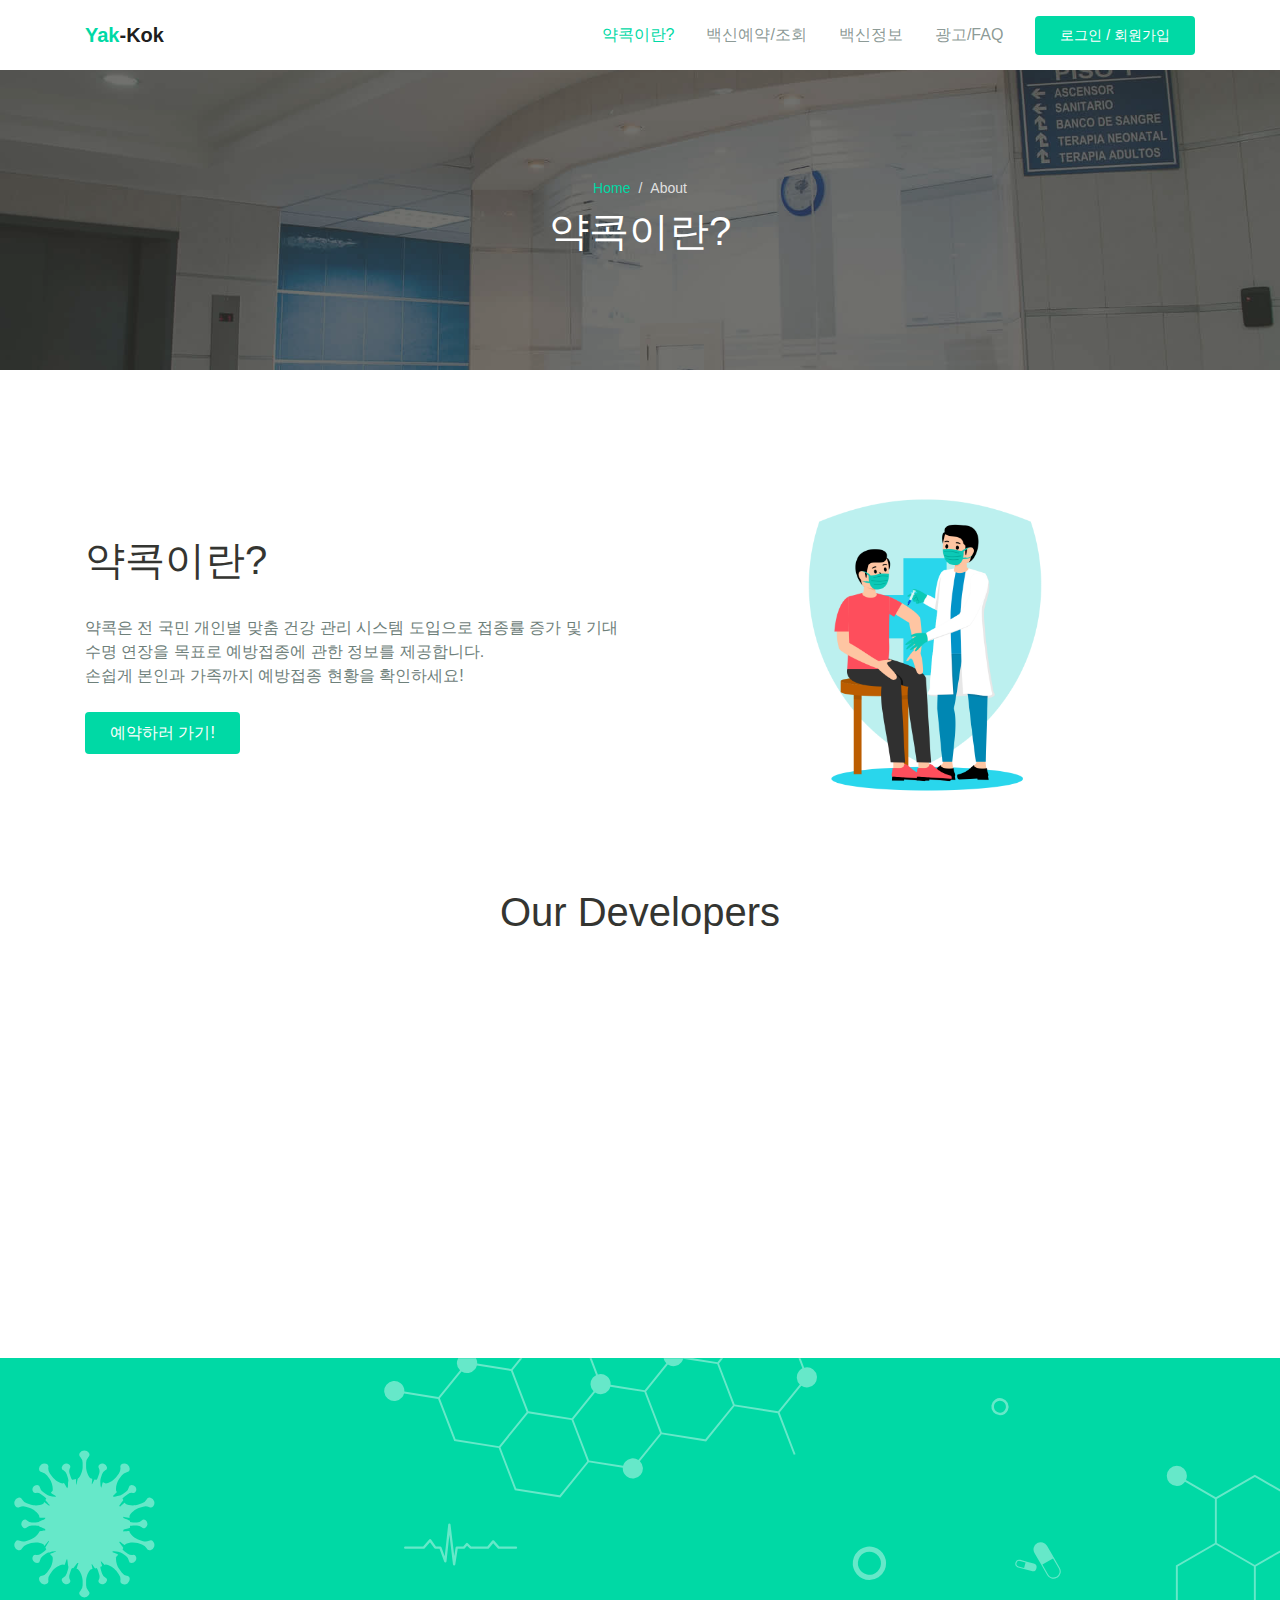
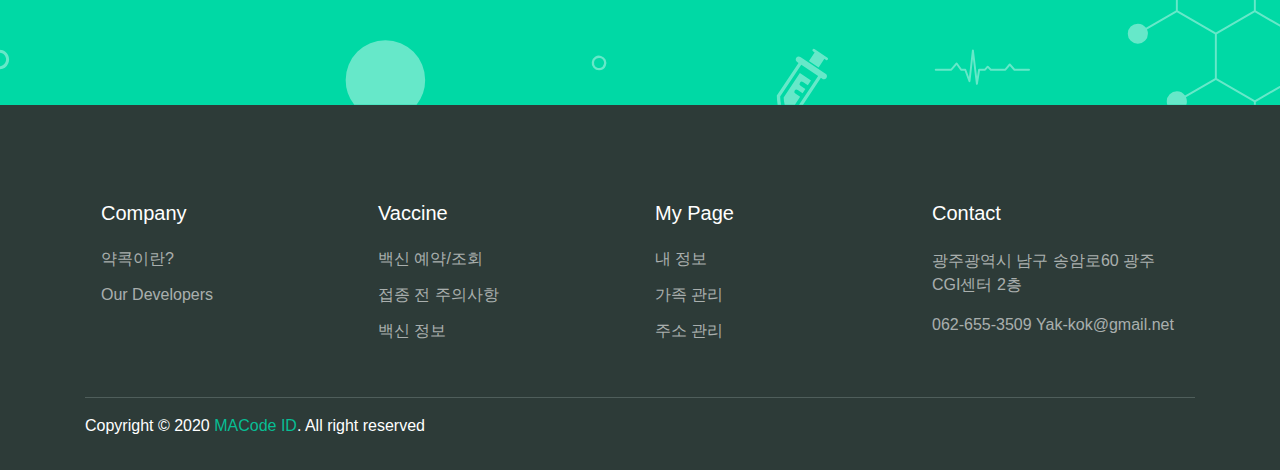
<file: TestProject/src/main/webapp/html/about.html>
<!DOCTYPE html>
<html lang="en">
<head>
  <meta charset="UTF-8">
  <meta name="viewport" content="width=device-width, initial-scale=1.0">

  <meta http-equiv="X-UA-Compatible" content="ie=edge">

  <meta name="copyright" content="MACode ID, https://macodeid.com/">

  <title>One Health - Medical Center HTML5 Template</title>

  <link rel="stylesheet" href="../assets/css/maicons.css">

  <link rel="stylesheet" href="../assets/css/bootstrap.css">

  <link rel="stylesheet" href="../assets/vendor/owl-carousel/css/owl.carousel.css">

  <link rel="stylesheet" href="../assets/vendor/animate/animate.css">

  <link rel="stylesheet" href="../assets/css/theme.css">
</head>
<body>

  <!-- Back to top button -->
  <div class="back-to-top"></div>

  <header>
  
    <nav class="navbar navbar-expand-lg navbar-light shadow-sm">
      <div class="container">
        <a class="navbar-brand" href="../VaccineRL2.jsp"><span class="text-primary">Yak</span>-Kok</a>

        <button class="navbar-toggler" type="button" data-toggle="collapse" data-target="#navbarSupport" aria-controls="navbarSupport" aria-expanded="false" aria-label="Toggle navigation">
          <span class="navbar-toggler-icon"></span>
        </button>

        <div class="collapse navbar-collapse" id="navbarSupport">
          <ul class="navbar-nav ml-auto">
          
           				<li class="nav-item active"><a class="nav-link"
							href="about.html active">약콕이란?</a></li>
							
						<li class="nav-item"><a class="nav-link"
							href="../VaccineRL2.jsp">백신예약/조회</a></li>
							
						<li class="nav-item"><a class="nav-link"
							href="Precaution.html">백신정보</a></li>
							
						<li class="nav-item"><a class="nav-link"
							href="faqForm.html">광고/FAQ</a></li>
						
							
						<li class="nav-item "><a class="btn btn-primary ml-lg-3"
							href="loginForm.html">로그인 / 회원가입</a></li>
            </li>
          </ul>
        </div> <!-- .navbar-collapse -->
      </div> <!-- .container -->
    </nav>
  </header>

  <div class="page-banner overlay-dark bg-image" style="background-image: url(../assets/img/bg_image_1.jpg);">
    <div class="banner-section">
      <div class="container text-center wow fadeInUp">
        <nav aria-label="Breadcrumb">
          <ol class="breadcrumb breadcrumb-dark bg-transparent justify-content-center py-0 mb-2">
            <li class="breadcrumb-item"><a href="index.html">Home</a></li>
            <li class="breadcrumb-item active" aria-current="page">About</li>
          </ol>
        </nav>
        <h1 class="font-weight-normal">약콕이란?</h1>
      </div> <!-- .container -->
    </div> <!-- .banner-section -->
  </div> <!-- .page-banner -->


   <div class="page-section pb-0">
      <div class="container">
        <div class="row align-items-center">
          <div class="col-lg-6 py-3 wow fadeInUp">
            <h1>약콕이란?</h1><br>
            <p class="text-grey mb-4">약콕은 전 국민 개인별 맞춤 건강 관리 시스템 도입으로 접종률 증가 및 기대수명 연장을 목표로 예방접종에 관한 정보를 제공합니다.<br> 
            손쉽게 본인과 가족까지 예방접종 현황을 확인하세요!
</p>
            <a href="../VaccineRL2.jsp" class="btn btn-primary">예약하러 가기!</a>
          </div>
          <div class="col-lg-6 wow fadeInRight" data-wow-delay="400ms">
            <div class="img-place custom-img-1">
              <img src="../assets/img/vaccine.png" alt="">
            </div>
          </div>
        </div>
      </div>
    </div> <!-- .bg-light -->
    
    
        
        <div class="col-lg-10 mt-5">
          <h1 class="text-center mb-5 wow fadeInUp">Our Developers</h1>
          <div class="row justify-content-center">
            <div class="col-md-6 col-lg-3 wow zoomIn">
              <div class="card-doctor">
                <div class="header">
                  <img src="../assets/img/doctors/HanGuel.png" alt="">
                 
                </div>
                <div class="body">
                  <p class="text-xl mb-0">Dev.Hangeul</p>
                  <span class="text-sm text-grey">최 한 글</span>
                </div>
              </div>
            </div>
            <div class="col-md-6 col-lg-3 wow zoomIn">
              <div class="card-doctor">
                <div class="header">
                  <img src="../assets/img/doctors/JungMi.png" alt="">
                
                </div>
                <div class="body">
                  <p class="text-xl mb-0">Dev. Claire J</p>
                  <span class="text-sm text-grey">김 정 미</span>
                </div>
              </div>
            </div>
            <div class="col-md-6 col-lg-3 wow zoomIn">
              <div class="card-doctor">
                <div class="header">
                  <img src="../assets/img/doctors/dong2.png" alt="">
                  
                </div>
                <div class="body">
                  <p class="text-xl mb-0">Dev.Donghui</p>
                  <span class="text-sm text-grey">김 동 휘</span>
                </div>
              </div>
             </div>
              <div class="col-md-6 col-lg-3 wow zoomIn">
              <div class="card-doctor">
                <div class="header">
                  <img src="../assets/img/doctors/KangHwy.png" alt="">
                  
                </div>
                <div class="body">
                  <p class="text-xl mb-0">Dev.GodHui</p>
                  <span class="text-sm text-grey">이 강 휘</span>
                </div>
              </div>
            </div>
            
          </div>
        </div>
      </div>
    </div>
  </div>    

  <div class="page-section banner-home bg-image" style="background-image: url(../assets/img/banner-pattern.svg);">
    <div class="container py-5 py-lg-0">
      <div class="row align-items-center">
        <div class="col-lg-4 wow zoomIn">
          <div class="img-banner d-none d-lg-block">
            <img src="../assets/img/mobile_app.png" alt="">
          </div>
        </div>
        <div class="col-lg-8 wow fadeInRight">
          <h1 class="font-weight-normal mb-3">모바일 약콕을 다운받으세요!</h1>
          <a href="#"><img src="../assets/img/google_play.svg" alt=""></a>
          <a href="#" class="ml-2"><img src="../assets/img/app_store.svg" alt=""></a>
        </div>
      </div>
    </div>
  </div> <!-- .banner-home -->

  <footer class="page-footer">
    <div class="container">
      <div class="row px-md-3">
        <div class="col-sm-6 col-lg-3 py-3">
          <h5>Company</h5>
          <ul class="footer-menu">
            <li><a href="../VaccineRL2.jsp">약콕이란?</a></li>
            <li><a href="../VaccineRL2.jsp">Our Developers</a></li>

          </ul>
        </div>
        <div class="col-sm-6 col-lg-3 py-3">
          <h5>Vaccine</h5>
          <ul class="footer-menu">
            <li><a href="../VaccineRL2.jsp">백신 예약/조회</a></li>
         	 <li><a href="Precaution.html">접종 전 주의사항</a></li>
            <li><a href="Precaution.html">백신 정보</a></li>
          </ul>
        </div>
        <div class="col-sm-6 col-lg-3 py-3">
          <h5>My Page</h5>
          <ul class="footer-menu">
            <li><a href="../Mypage.jsp">내 정보</a></li>
            <li><a href="../Mypage.jsp">가족 관리</a></li>
            <li><a href="../Mypage.jsp">주소 관리</a></li>
          </ul>
        </div>
        <div class="col-sm-6 col-lg-3 py-3">
          <h5>Contact</h5>
          <p class="footer-link mt-2">광주광역시 남구 송암로60 광주CGI센터 2층</p>
          <a href="#" class="footer-link">062-655-3509</a>
          <a href="#" class="footer-link">Yak-kok@gmail.net</a>

          
        </div>
      </div>

      <hr>

      <p id="copyright">Copyright &copy; 2020 <a href="https://macodeid.com/" target="_blank">MACode ID</a>. All right reserved</p>
    </div>
    
  </footer>

<script src="../assets/js/jquery-3.5.1.min.js"></script>

<script src="../assets/js/bootstrap.bundle.min.js"></script>

<script src="../assets/vendor/owl-carousel/js/owl.carousel.min.js"></script>

<script src="../assets/vendor/wow/wow.min.js"></script>

<script src="../assets/js/theme.js"></script>
  
</body>
</html>
</file>
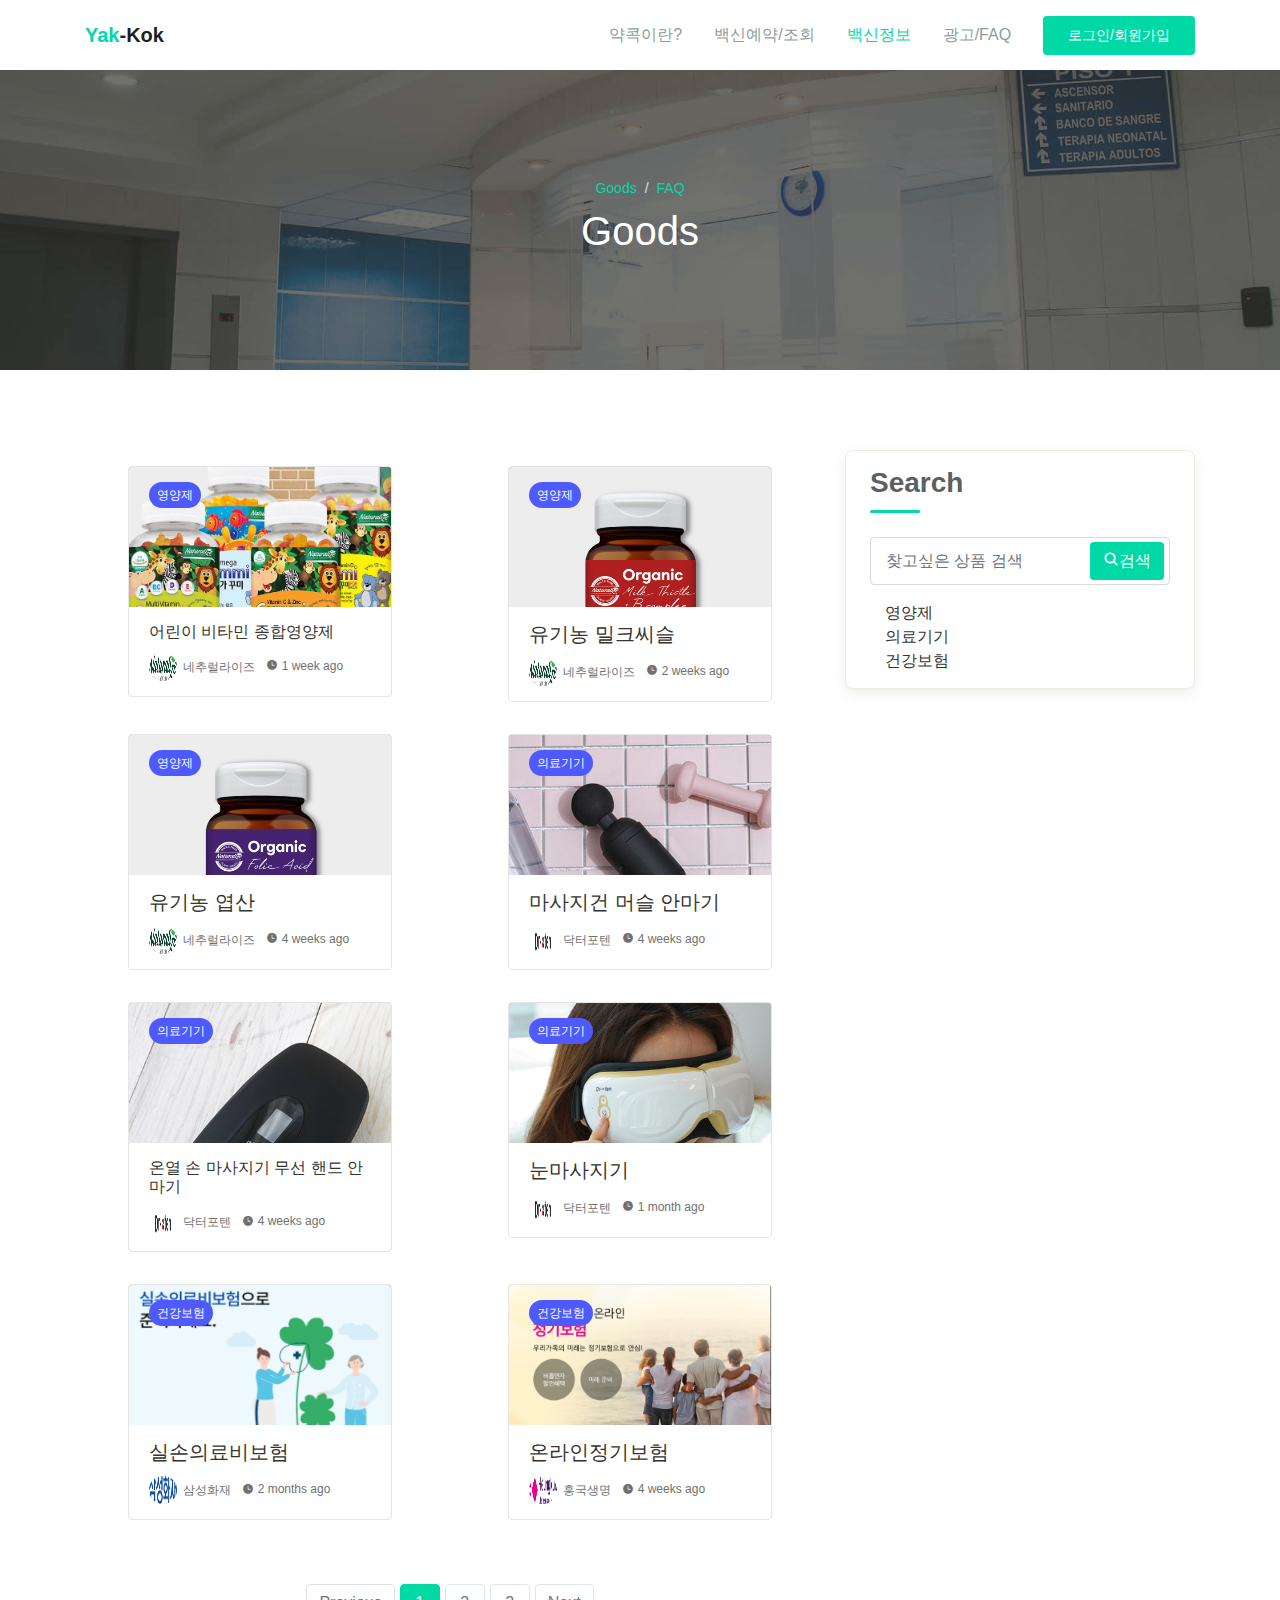
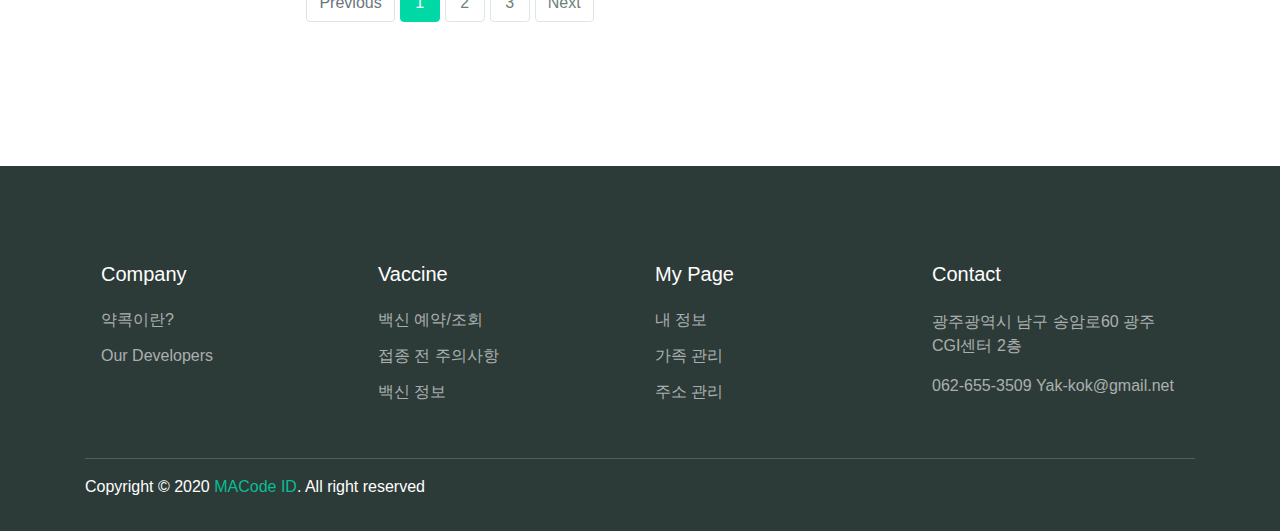
<file: TestProject/src/main/webapp/html/AD_FAQ.html>
<!DOCTYPE html>
<html>
<head>
<meta charset="EUC-KR">
<title>AD/FAQ</title>

<link rel="stylesheet" href="../assets/css/maicons.css">

<link rel="stylesheet" href="../assets/css/bootstrap.css">

<link rel="stylesheet" href="../assets/vendor/owl-carousel/css/owl.carousel.css">

<link rel="stylesheet" href="../assets/vendor/animate/animate.css">

<link rel="stylesheet" href="../assets/css/theme.css">


</head>
<body>

	<div class="back-to-top"></div>

	<header>  
		
	    <nav class="navbar navbar-expand-lg navbar-light shadow-sm">
	      <div class="container">
	        <a class="navbar-brand" href="../VaccineRL2.jsp"><span class="text-primary">Yak</span>-Kok</a>
	
	        
	
	        <button class="navbar-toggler" type="button" data-toggle="collapse" data-target="#navbarSupport" aria-controls="navbarSupport" aria-expanded="false" aria-label="Toggle navigation">
	          <span class="navbar-toggler-icon"></span>
	        </button>
	
	        <div class="collapse navbar-collapse" id="navbarSupport">
	          <ul class="navbar-nav ml-auto">
	            <li class="nav-item">
	               <a class="nav-link" href="about.html">�����̶�?</a>
            </li>
            <li class="nav-item">
              <a class="nav-link" href="../VaccineRL2.jsp">��ſ���/��ȸ</a>
            </li>
            <li class="nav-item active">
              <a class="nav-link" href="Precaution.html">�������</a>
            </li>
            <li class="nav-item">
              <a class="nav-link" href="faqForm.html">����/FAQ</a>
            </li>
            <li class="nav-item">
              <a class="btn btn-primary ml-lg-3" href="loginForm.html">�α���/ȸ������</a>
	          </ul>
	        </div> <!-- .navbar-collapse -->
	      </div> <!-- .container -->
	    </nav>
	  </header>
	  <!-- ��� bar -->
	 
	<div class="page-banner overlay-dark bg-image" style="background-image: url(../assets/img/bg_image_1.jpg);">
    <div class="banner-section">
      <div class="container text-center wow fadeInUp">
        <nav aria-label="Breadcrumb">
          <ol class="breadcrumb breadcrumb-dark bg-transparent justify-content-center py-0 mb-2">
            <li class="breadcrumb-item"><a href="AD_FAQ.html" name="Goods">Goods</a></li>
            
            <li class="breadcrumb-item"><a href="faqForm.html" name="FAQ"> FAQ </a></li>
          </ol>
       
        </nav>
        <h1 class="font-weight-normal">Goods</h1>
      </div> <!-- .container -->
    </div> <!-- .banner-section -->
  </div> <!-- .page-banner -->
  
  <div class="page-section">
    <div class="container">
      <div class="row">
        <div class="col-lg-8">
          <div class="row">
            <div class="col-sm-6 py-3">
              <div class="card-blog">
                <div class="header">
                  <div class="post-category">
                    <a href="#" class= "category">������</a>
                  </div>
                  <a href="https://naturalize.co.kr/product/detail.html?product_no=655&cate_no=91&display_group=1" class="post-thumb">
                    <img src="../assets/img/blog/1.jpg" alt="">
                  </a>
                </div>
                <div class="body">
                  <h6 class="post-title"><a href="https://naturalize.co.kr/product/detail.html?product_no=655&cate_no=91&display_group=1">��� ��Ÿ�� ���տ�����</a></h6>
                  <div class="site-info">
                    <div class="avatar mr-2">
                      <div class="avatar-img">
                        <img src="../assets/img/blog/naturalize.png" alt="">
                        
                      </div>
                      <span>���߷�������</span>
                    </div>
                    <span class="mai-time"></span> 1 week ago
                  </div>
                </div>
              </div>
            </div>
	
			<div class="col-sm-6 py-3">
              <div class="card-blog">
                <div class="header">
                  <div class="post-category">
                    <a href="#" class= "category">������</a>
                  </div>
                  <a href="https://naturalize.co.kr/product/detail.html?product_no=648&cate_no=91&display_group=1" class="post-thumb">
                    <img src="../assets/img/blog/2.jpg" alt="">
                  </a>
                </div>
                <div class="body">
                  <h5 class="post-title"><a href="https://naturalize.co.kr/product/detail.html?product_no=648&cate_no=91&display_group=1">����� ��ũ����</a></h5>
                  <div class="site-info">
                    <div class="avatar mr-2">
                      <div class="avatar-img">
                        <img src="../assets/img/blog/naturalize.png" alt="">
                      </div>
                      <span>���߷�������</span>
                    </div>
                    <span class="mai-time"></span> 2 weeks ago
                  </div>
                </div>
              </div>
            </div>


<div class="col-sm-6 py-3">
              <div class="card-blog">
                <div class="header">
                  <div class="post-category">
                    <a href="#" class= "category">������</a>
                  </div>
                  <a href="https://naturalize.co.kr/product/detail.html?product_no=647&cate_no=91&display_group=1" class="post-thumb">
                    <img src="../assets/img/blog/3.jpg" alt="">
                  </a>
                </div>
                <div class="body">
                  <h5 class="post-title"><a href="https://naturalize.co.kr/product/detail.html?product_no=647&cate_no=91&display_group=1">����� ����</a></h5>
                  <div class="site-info">
                    <div class="avatar mr-2">
                      <div class="avatar-img">
                        <img src="../assets/img/blog/naturalize.png" alt="">
                      </div>
                      <span>���߷�������</span>
                    </div>
                    <span class="mai-time"></span> 4 weeks ago
                  </div>
                </div>
              </div>
            </div>
            <div class="col-sm-6 py-3">
              <div class="card-blog">
                <div class="header">
                  <div class="post-category">
                    <a href="#" class= "category">�Ƿ���</a>
                  </div>
                  <a href="http://dr-4ten.com/product/%EB%8B%A5%ED%84%B0%ED%8F%AC%ED%85%90-%EB%A7%88%EC%82%AC%EC%A7%80%EA%B1%B4-%EB%A8%B8%EC%8A%AC-%EC%95%88%EB%A7%88%EA%B8%B0/25/category/24/display/1/" class="post-thumb">
                    <img src="../assets/img/blog/muscle.jpg" alt="">
                  </a>
                </div>
                <div class="body">
                  <h5 class="post-title"><a href="http://dr-4ten.com/product/%EB%8B%A5%ED%84%B0%ED%8F%AC%ED%85%90-%EB%A7%88%EC%82%AC%EC%A7%80%EA%B1%B4-%EB%A8%B8%EC%8A%AC-%EC%95%88%EB%A7%88%EA%B8%B0/25/category/24/display/1/">�������� �ӽ� �ȸ���</a></h5>
                  <div class="site-info">
                    <div class="avatar mr-2">
                      <div class="avatar-img">
                        <img src="../assets/img/blog/dr4ten.png" alt="">
                      </div>
                      <span>��������</span>
                    </div>
                    <span class="mai-time"></span> 4 weeks ago
                  </div>
                </div>
              </div>
            </div>
            <div class="col-sm-6 py-3">
              <div class="card-blog">
                <div class="header">
                  <div class="post-category">
                    <a href="#" class= "category">�Ƿ���</a>
                  </div>
                  <a href="http://dr-4ten.com/product/%EB%8B%A5%ED%84%B0%ED%8F%AC%ED%85%90-%EC%98%A8%EC%97%B4-%EC%86%90%EB%A7%88%EC%82%AC%EC%A7%80%EA%B8%B0-%EB%AC%B4%EC%84%A0-%ED%95%B8%EB%93%9C-%EC%95%88%EB%A7%88%EA%B8%B0/29/category/24/display/1/" class="post-thumb">
                    <img src="../assets/img/blog/hand.jpg" alt="">
                  </a>
                </div>
                <div class="body">
                  <h6 class="post-title"><a href="http://dr-4ten.com/product/%EB%8B%A5%ED%84%B0%ED%8F%AC%ED%85%90-%EC%98%A8%EC%97%B4-%EC%86%90%EB%A7%88%EC%82%AC%EC%A7%80%EA%B8%B0-%EB%AC%B4%EC%84%A0-%ED%95%B8%EB%93%9C-%EC%95%88%EB%A7%88%EA%B8%B0/29/category/24/display/1/">�¿� �� �������� ���� �ڵ� �ȸ���</a></h6>
                  <div class="site-info">
                    <div class="avatar mr-2">
                      <div class="avatar-img">
                        <img src="../assets/img/blog/dr4ten.png" alt="">
                      </div>
                      <span>��������</span>
                    </div>
                    <span class="mai-time"></span> 4 weeks ago
                  </div>
                </div>
              </div>
            </div>
            <div class="col-sm-6 py-3">
              <div class="card-blog">
                <div class="header">
                  <div class="post-category">
                    <a href="#" class= "category">�Ƿ���</a>
                  </div>
                  <a href="http://dr-4ten.com/product/%EB%8B%A5%ED%84%B0%ED%8F%AC%ED%85%90-%EB%88%88%EB%A7%88%EC%82%AC%EC%A7%80%EA%B8%B0-%EC%95%88%EB%A7%88%EA%B8%B0/26/category/24/display/1/" class="post-thumb">
                    <img src="../assets/img/blog/eyes.jpg" alt="">
                  </a>
                </div>
                <div class="body">
                  <h5 class="post-title"><a href="http://dr-4ten.com/product/%EB%8B%A5%ED%84%B0%ED%8F%AC%ED%85%90-%EB%88%88%EB%A7%88%EC%82%AC%EC%A7%80%EA%B8%B0-%EC%95%88%EB%A7%88%EA%B8%B0/26/category/24/display/1/">����������</a></h5>
                  <div class="site-info">
                    <div class="avatar mr-2">
                      <div class="avatar-img">
                        <img src="../assets/img/blog/dr4ten.png" alt="">
                      </div>
                      <span>��������</span>
                    </div>
                    <span class="mai-time"></span> 1 month ago
                  </div>
                </div>
              </div>
            </div>
            <div class="col-sm-6 py-3">
              <div class="card-blog">
                <div class="header">
                  <div class="post-category">
                    <a href="#" class= "category">�ǰ�����</a>
                  </div>
                  <a href="https://www.samsungfire.com/product/P_P02_12_03_000.html" class="post-thumb">
                    <img src="../assets/img/blog/sam.png" alt="">
                  </a>
                </div>
                <div class="body">
                  <h5 class="post-title"><a href="https://www.samsungfire.com/product/P_P02_12_03_000.html">�Ǽ��Ƿ����</a></h5>
                  <div class="site-info">
                    <div class="avatar mr-2">
                      <div class="avatar-img">
                        <img src="../assets/img/blog/h1_logo_samsungfire.gif" alt="">
                      </div>
                      <span>�Ｚȭ��</span>
                    </div>
                    <span class="mai-time"></span> 2 months ago
                  </div>
                </div>
              </div>
            </div>
            
            <div class="col-sm-6 py-3">
              <div class="card-blog">
                <div class="header">
                  <div class="post-category">
                    <a href="#" class= "category">�ǰ�����</a>
                  </div>
                  <a href="https://online.heungkuklife.co.kr/pcw/main/main.do" class="post-thumb">
                    <img src="../assets/img/blog/hg.png" alt="">
                  </a>
                </div>
                <div class="body">
                  <h5 class="post-title"><a href="https://online.heungkuklife.co.kr/pcw/main/main.do">�¶������⺸��</a></h5>
                  <div class="site-info">
                    <div class="avatar mr-2">
                      <div class="avatar-img">
                        <img src="../assets/img/blog/heungguk.gif" alt="">
                      </div>
                      <span>�ﱹ����</span>
                    </div>
                    <span class="mai-time"></span> 4 weeks ago
                  </div>
                </div>
              </div>
            </div>

            <div class="col-12 my-5">
              <nav aria-label="Page Navigation">
                <ul class="pagination justify-content-center">
                  <li class="page-item disabled">
                    <a class="page-link" href="#" tabindex="-1" aria-disabled="true">Previous</a>
                  </li>
                  <li class="page-item active" aria-current="page">
                    <a class="page-link" href="#">1 <span class="sr-only">(current)</span></a>
                  </li>
                  <li class="page-item">
                    <a class="page-link" href="#">2</a>
                  </li>
                  <li class="page-item"><a class="page-link" href="#">3</a></li>
                  <li class="page-item">
                    <a class="page-link" href="#">Next</a>
                  </li>
                </ul>
              </nav>
            </div>
          </div> <!-- .row -->
        </div>
        <div class="col-lg-4">
          <div class="sidebar">
            <div class="sidebar-block">
              <h3 class="sidebar-title">Search</h3>
              <form action="#" class="search-form">
                <div class="form-group">
                  <input type="text" onkeyup="filter()" id = "search" class="form-control" placeholder="ã������ ��ǰ �˻�">
                  <button type="submit" class="btn" ><span class="icon mai-search">�˻�</span></button>
                  <!-- �ڽ��� ���ϴ� ��ǰ Ű���� �˻��ϰ� ����� ������...�̰� ���� -->
                </div>
                <div class="container">

			        <div class="item">
			          <span class="name">������</span>
			        </div>
			        

			        <div class="item">
			          <span class="name">�Ƿ���</span>
			        </div>
			        
			        
			        <div class="item">
			          <span class="name">�ǰ�����</span>
			        </div>
			        </div>
              </form>
            </div>
		</div>
<script type="text/javascript">
function filter() {
	
	var search, item, city, i;
	
    search = document.getElementById("search").value.toUpperCase();
    item = document.getElementsByClassName("body");

    for (let i = 0; i < listInner.length; i++) {
      city = listInner[i].getElementsByClassName("col-sm-6 py-3");
      if (city[0].innerHTML.toUpperCase().indexOf(search) > -1 ) {
        item[i].style.display = "flex"
      } else {
        item[i].style.display = "none"
      }
    }
  }
</script>


          </div>
        </div> 
      </div> <!-- .row -->
    </div> <!-- .container -->
  </div> <!-- .page-section -->

  <div class="page-section banner-home bg-image" style="background-image: url(../assets/img/banner-pattern.svg);">
  </div> <!-- .banner-home -->

  <footer class="page-footer">
    <div class="container">
      <div class="row px-md-3">
        <div class="col-sm-6 col-lg-3 py-3">
          <h5>Company</h5>
          <ul class="footer-menu">
            <li><a href="../VaccineRL2.jsp">�����̶�?</a></li>
            <li><a href="../VaccineRL2.jsp">Our Developers</a></li>

          </ul>
        </div>
        <div class="col-sm-6 col-lg-3 py-3">
          <h5>Vaccine</h5>
          <ul class="footer-menu">
            <li><a href="../VaccineRL2.jsp">��� ����/��ȸ</a></li>
         	 <li><a href="Precaution.html">���� �� ���ǻ���</a></li>
            <li><a href="Precaution.html">��� ����</a></li>
          </ul>
        </div>
        <div class="col-sm-6 col-lg-3 py-3">
          <h5>My Page</h5>
          <ul class="footer-menu">
            <li><a href="../Mypage.jsp">�� ����</a></li>
            <li><a href="../Mypage.jsp">���� ����</a></li>
            <li><a href="../Mypage.jsp">�ּ� ����</a></li>
          </ul>
        </div>
        <div class="col-sm-6 col-lg-3 py-3">
          <h5>Contact</h5>
          <p class="footer-link mt-2">���ֱ����� ���� �۾Ϸ�60 ����CGI���� 2��</p>
          <a href="#" class="footer-link">062-655-3509</a>
          <a href="#" class="footer-link">Yak-kok@gmail.net</a>

          
        </div>
      </div>

      <hr>

      <p id="copyright">Copyright &copy; 2020 <a href="https://macodeid.com/" target="_blank">MACode ID</a>. All right reserved</p>
    </div>
    
  </footer>

<script src="../assets/js/jquery-3.5.1.min.js"></script>

<script src="../assets/js/bootstrap.bundle.min.js"></script>

<script src="../assets/vendor/owl-carousel/js/owl.carousel.min.js"></script>

<script src="../assets/vendor/wow/wow.min.js"></script>

<script src="../assets/js/theme.js"></script>
  
</body>
</html>
</file>
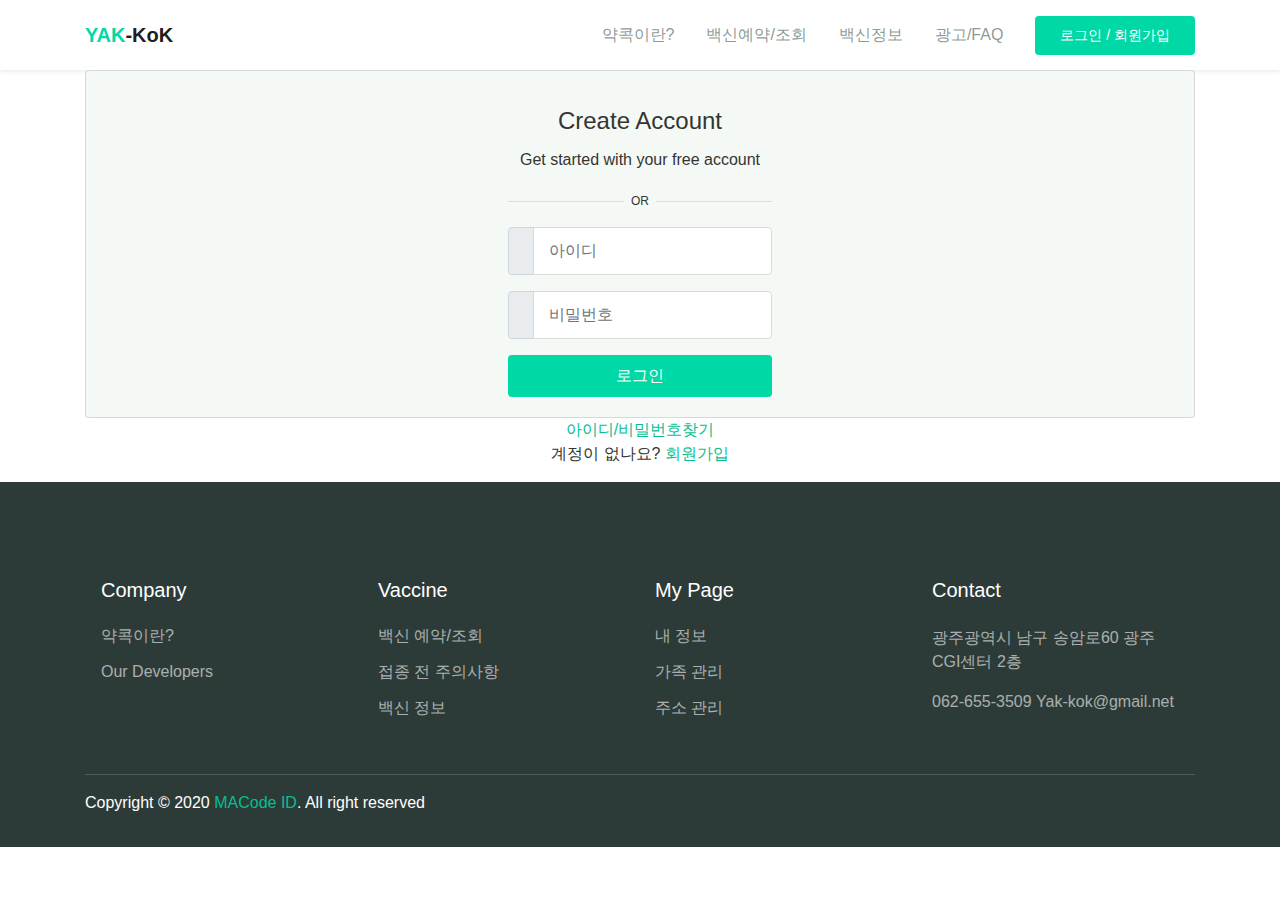
<file: TestProject/src/main/webapp/html/loginForm.html>
<!DOCTYPE html>
<html lang="en">
<head>
  <meta charset="UTF-8">
  <meta name="viewport" content="width=device-width, initial-scale=1.0">

  <meta http-equiv="X-UA-Compatible" content="ie=edge">

  <meta name="copyright" content="MACode ID, https://macodeid.com/">

  <title>One Health - Medical Center HTML5 Template</title>

  <link rel="stylesheet" href="../assets/css/maicons.css">

  <link rel="stylesheet" href="../assets/css/bootstrap.css">

  <link rel="stylesheet" href="../assets/vendor/owl-carousel/css/owl.carousel.css">

  <link rel="stylesheet" href="../assets/vendor/animate/animate.css">

  <link rel="stylesheet" href="../assets/css/theme.css">
  <link rel="stylesheet" href="../assets/css/login.css">
  
</head>
<body>
  <!-- Back to top button -->
  <div class="back-to-top"></div>

  <header>
    

    <nav class="navbar navbar-expand-lg navbar-light shadow-sm">
      <div class="container">
        <a class="navbar-brand" href="../VaccineRL2.jsp"><span class="text-primary">YAK</span>-KoK</a>

        

        <button class="navbar-toggler" type="button" data-toggle="collapse" data-target="#navbarSupport" aria-controls="navbarSupport" aria-expanded="false" aria-label="Toggle navigation">
          <span class="navbar-toggler-icon"></span>
        </button>

               <div class="collapse navbar-collapse" id="navbarSupport">
          <ul class="navbar-nav ml-auto">
            <li class="nav-item">
              <a class="nav-link" href="about.html">약콕이란?</a>
            </li>
            <li class="nav-item">
              <a class="nav-link" href="../VaccineRL2.jsp">백신예약/조회</a>
            </li>
            <li class="nav-item">
              <a class="nav-link" href="VaccineInfo.html">백신정보</a>
            </li>
            <li class="nav-item">
              <a class="nav-link" href="Addform.jsp">광고/FAQ</a>
            </li>
            <li class="nav-item">
              <a class="btn btn-primary ml-lg-3" href="#">로그인 / 회원가입</a>
            </li>
          </ul>
        </div> <!-- .navbar-collapse -->
      </div> <!-- .container -->
    </nav>
  </header>

<div class="container">
<div class="card bg-light">
<article class="card-body mx-auto" style="max-width: 400px;">
	<h4 class="card-title mt-3 text-center">Create Account</h4>
	<p class="text-center">Get started with your free account</p>
	
		<p class="divider-text">
        <span class="bg-light">OR</span>
    </p>
	<form action = "../LoginService" method = "post">
    <div class="form-group input-group">
    
    	<div class="input-group-prepend">
		    <span class="input-group-text"> <i class="fa fa-envelope"></i> </span>
		 </div>
        <input name="user_id" class="form-control" placeholder="아이디" type="text">
    </div> <!-- form-group// -->
    
     <div class="form-group input-group">
    	<div class="input-group-prepend">
		    <span class="input-group-text"> <i class="fa fa-lock"></i> </span>
		</div>
        <input class="form-control" name="user_pw" placeholder="비밀번호" type="password">
    </div> <!-- form-group// -->

	<button type="submit" class="btn btn-primary btn-block"> 로그인  </button>
    </div> <!-- form-group// -->  

    <p class="text-center"><a href="../Search_IdPw.jsp">아이디/비밀번호찾기</a><br> 계정이 없나요? <a href="../JoinForm_0.jsp">회원가입</a> </p>  
</form>
</article>
</div> <!-- card.// -->

</div> 
<!--container end.//-->
  



  <footer class="page-footer">
    <div class="container">
      <div class="row px-md-3">
        <div class="col-sm-6 col-lg-3 py-3">
          <h5>Company</h5>
          <ul class="footer-menu">
            <li><a href="../VaccineRL2.jsp">약콕이란?</a></li>
            <li><a href="../VaccineRL2.jsp">Our Developers</a></li>

          </ul>
        </div>
        <div class="col-sm-6 col-lg-3 py-3">
          <h5>Vaccine</h5>
          <ul class="footer-menu">
            <li><a href="../VaccineRL2.jsp">백신 예약/조회</a></li>
         	 <li><a href="Precaution.html">접종 전 주의사항</a></li>
            <li><a href="Precaution.html">백신 정보</a></li>
          </ul>
        </div>
        <div class="col-sm-6 col-lg-3 py-3">
          <h5>My Page</h5>
          <ul class="footer-menu">
            <li><a href="../Mypage.jsp">내 정보</a></li>
            <li><a href="../Mypage.jsp">가족 관리</a></li>
            <li><a href="../Mypage.jsp">주소 관리</a></li>
          </ul>
        </div>
        <div class="col-sm-6 col-lg-3 py-3">
          <h5>Contact</h5>
          <p class="footer-link mt-2">광주광역시 남구 송암로60 광주CGI센터 2층</p>
          <a href="#" class="footer-link">062-655-3509</a>
          <a href="#" class="footer-link">Yak-kok@gmail.net</a>

          
        </div>
      </div>

      <hr>

      <p id="copyright">Copyright &copy; 2020 <a href="https://macodeid.com/" target="_blank">MACode ID</a>. All right reserved</p>
    </div>
    
  </footer>

<script src="../assets/js/jquery-3.5.1.min.js"></script>

<script src="../assets/js/bootstrap.bundle.min.js"></script>

<script src="../assets/vendor/owl-carousel/js/owl.carousel.min.js"></script>

<script src="../assets/vendor/wow/wow.min.js"></script>

<script src="../assets/js/google-maps.js"></script>

<script src="../assets/js/theme.js"></script>


</body>
</html>
</file>
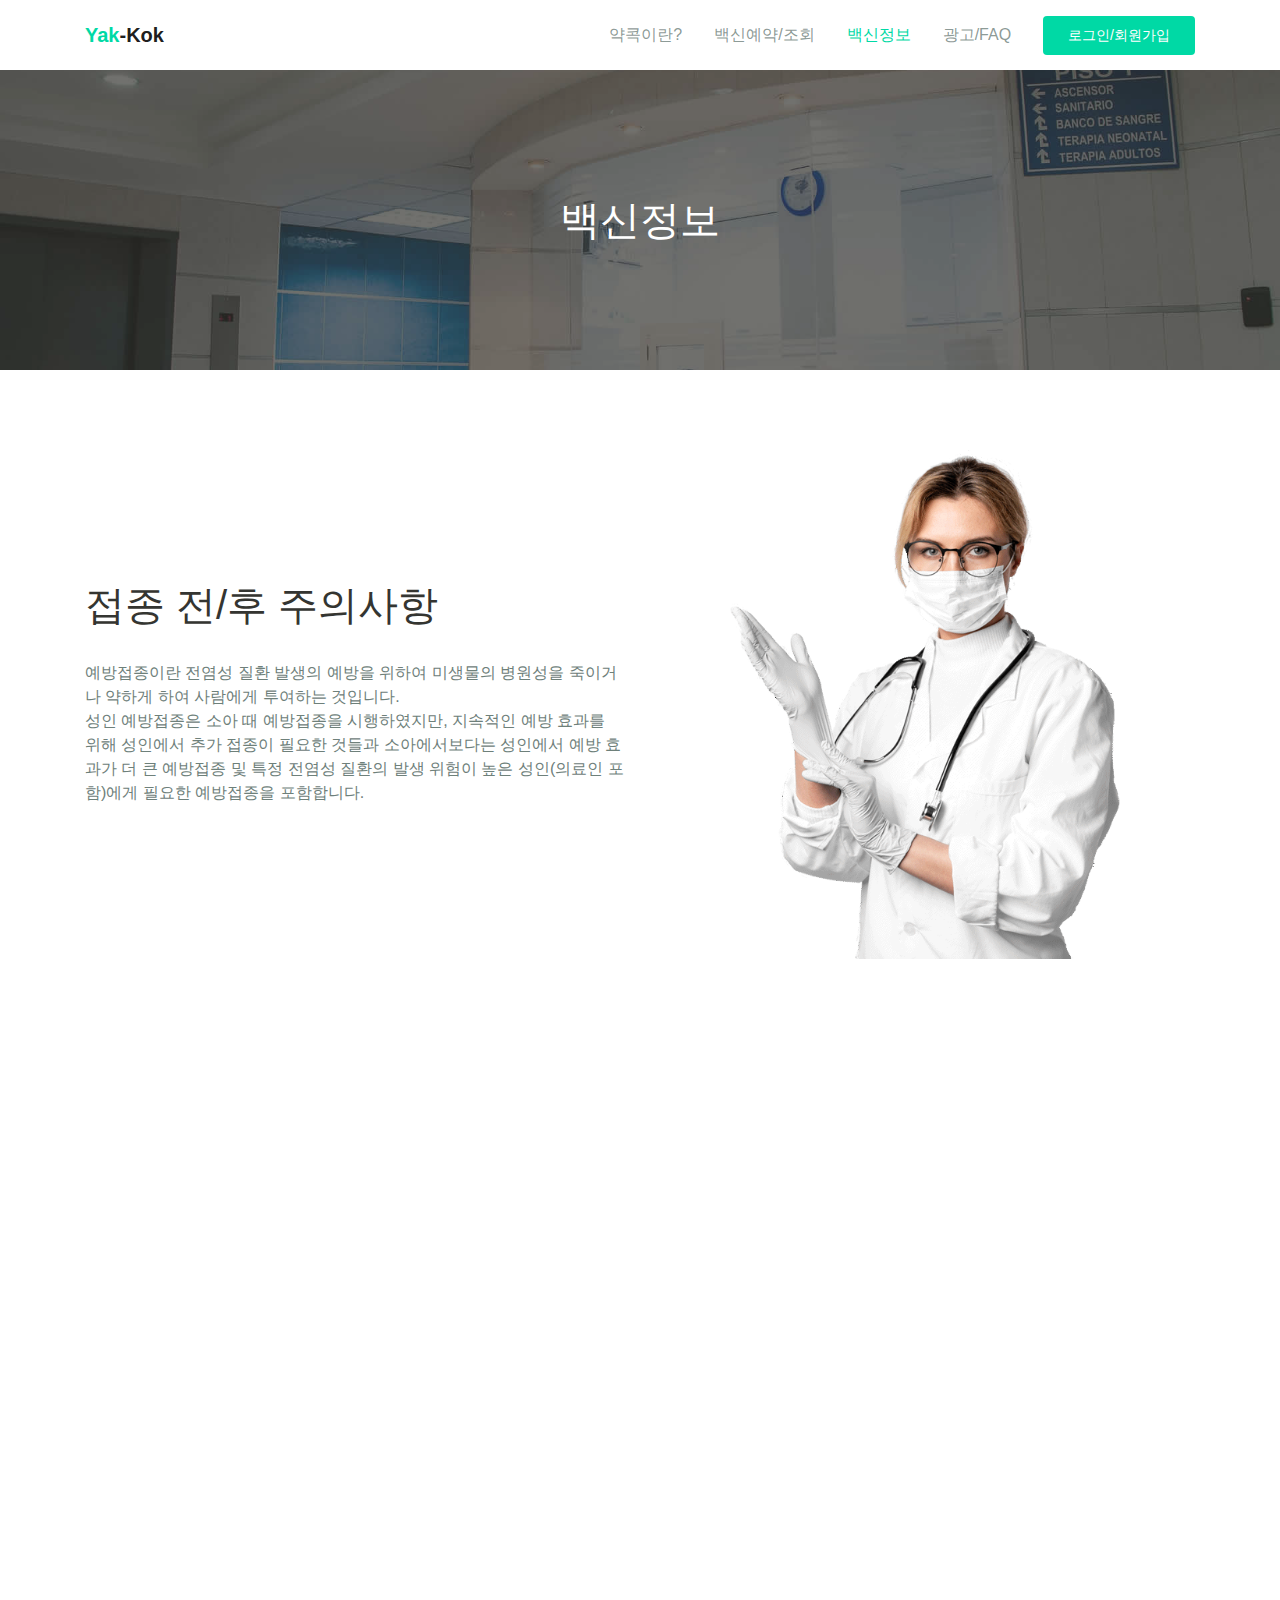
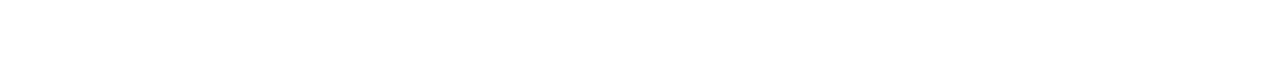
<file: TestProject/src/main/webapp/html/Precaution.html>
<!DOCTYPE html>
<html>
<head>
<meta charset="EUC-KR">
<title>��������</title>

		<meta charset="utf-8" />
		<meta name="viewport" content="width=device-width, initial-scale=1, user-scalable=no" />
		<link rel="stylesheet" href="../assets/css/maicons.css">

		<link rel="stylesheet" href="../assets/css/bootstrap.css">
		
		<link rel="stylesheet" href="../assets/vendor/owl-carousel/css/owl.carousel.css">
		
		<link rel="stylesheet" href="../assets/vendor/animate/animate.css">
		
		<link rel="stylesheet" href="../assets/css/theme.css">
		
		

	</head>
	
	<body class="is-preload">
		<div id="page-wrapper">
		<div class="back-to-top"></div>

			<!-- Header -->
				<header>  
		
    <!-- .topbar -->
	    <nav class="navbar navbar-expand-lg navbar-light shadow-sm">
	      <div class="container">
	        <a class="navbar-brand" href="VaccineRL.html"><span class="text-primary">Yak</span>-Kok</a>
	
	       
	        <button class="navbar-toggler" type="button" data-toggle="collapse" data-target="#navbarSupport" aria-controls="navbarSupport" aria-expanded="false" aria-label="Toggle navigation">
	          <span class="navbar-toggler-icon"></span>
	        </button>
	
	        <div class="collapse navbar-collapse" id="navbarSupport">
	          <ul class="navbar-nav ml-auto">
	            <li class="nav-item">
	               <a class="nav-link" href="about.html">�����̶�?</a>
            </li>
            <li class="nav-item">
              <a class="nav-link" href="../VaccineRL2.jsp">��ſ���/��ȸ</a>
            </li>
            <li class="nav-item active">
              <a class="nav-link" href="Precaution.html">�������</a>
            </li>
            <li class="nav-item">
              <a class="nav-link" href="faqForm.html">����/FAQ</a>
            </li>
            <li class="nav-item">
              <a class="btn btn-primary ml-lg-3" href="loginForm.html">�α���/ȸ������</a>
	          </ul>
	        </div> <!-- .navbar-collapse -->
	      </div> <!-- .container -->
	    </nav>
	  </header>

	  <!-- ��� bar -->
	 
	<div class="page-banner overlay-dark bg-image" style="background-image: url(../assets/img/bg_image_1.jpg);">
    <div class="banner-section">
      <div class="container text-center wow fadeInUp">
        <nav aria-label="Breadcrumb">
          <ol class="breadcrumb breadcrumb-dark bg-transparent justify-content-center py-0 mb-2">
   
          </ol>
       
        </nav>
        <h1 class="font-weight-normal">�������</h1>
      </div> <!-- .container -->
    </div> <!-- .banner-section -->
  </div> <!-- .page-banner -->

			 
	

			<!-- Main -->
				  <div class="page-section pb-0">
      <div class="container">
        <div class="row align-items-center">
          <div class="col-lg-6 py-3 wow fadeInUp">
            <h1>���� ��/�� ���ǻ���</h1><br>
            <p class="text-grey mb-4">���������̶� ������ ��ȯ �߻��� ������ ���Ͽ� �̻����� �������� ���̰ų� ���ϰ� �Ͽ� ������� �����ϴ� ���Դϴ�.<br> 
            ���� ���������� �Ҿ� �� ���������� �����Ͽ�����, �������� ���� ȿ���� ���� ���ο��� �߰� ������ �ʿ��� �͵�� �Ҿƿ������ٴ� ���ο��� ���� ȿ���� �� ū �������� �� Ư�� ������ ��ȯ�� �߻� ������ ���� ����(�Ƿ��� ����)���� �ʿ��� ���������� �����մϴ�.
</p>
            
          </div>
          <div class="col-lg-6 wow fadeInRight" data-wow-delay="400ms">
            <div class="img-place custom-img-1">
              <img src="../assets/img/bg-doctor.png" alt="">
            </div>
          </div>
        </div>
      </div>
    </div> <!-- .bg-light -->
  </div> <!-- .bg-light -->
        <div class="page-section">
    <div class="container">
      <h1 class="text-center mb-5 wow fadeInUp">��� ������ Ư¡</h1>

      <div class="owl-carousel wow fadeInUp" id="doctorSlideshow">
        <div class="item">
          <div class="card-doctor">
          	 
            <div class="header">
            
              
               <div class= "text">
          		 <img src="../assets/img/doctors/flu.jpeg" alt="">
               
               </div>
            
                  <div class="meta" align="center" >
                  <span class = "text-light" style = "font-size :17px" >�ų� �����ϴ� ġ������ ����</span><br><br>
          		 
               <a class = "text-light" style = "font-size : 11px" >���� ����� ��������� �鿪���� ���� ����� ��� �������� �̸� �� �ִ� ������ ���Դϴ�.
               ����, ���ῡ�Ե� ���� ������ �����ϱ� ������ �ǰ��� ����� ������ �߿��մϴ�.</a>
                   
                  </div>
                </div>
           
                <div class="body" id = "Flu">
                  <p class="text-xl mb-0">����</p>
                  <span class="text-sm text-grey">Flu</span>
                </div>
              </div>
            </div>
            
             <div class="item">
          <div class="card-doctor">
            <div class="header">
               <div class= "text">
          		 <img src="../assets/img/doctors/var.jpg" alt="">
               </div>
                  <div class="meta" align="center" >
                  <span class = "text-light" style = "font-size :17px" >���� �������� 35% ���</span><br><br>
               <a class = "text-light" style = "font-size : 11px" >���� ��2�� ���������� �����Ǿ��ִ� ������, �������� �պ����� ���մϴ�.
               ���� ������ �߿�, ���� ���� �߻��մϴ�.</a>
                  </div>
                </div>
                <div class="body" id = "Var">
                  <p class="text-xl mb-0">����</p>
                  <span class="text-sm text-grey">Var</span>
                </div>
              </div>
            </div>
        
        
         <div class="item">
          <div class="card-doctor">
            <div class="header">
               <div class= "text">
          		 <img src="../assets/img/doctors/Hzv.jpeg" alt="">
               </div>
                  <div class="meta" align="center" >
                  <span class = "text-light" style = "font-size :17px" >���ο� �ɸ� ��� �� 30% �߻�</span><br><br>
               <a class = "text-light" style = "font-size : 11px" >���ο� ��������� ���� ���̷��� ��ȯ�̸�, ���� ���̷����� �����Ǹ� ���̷����� ��� ���ȿ� �����ϰ� �Ǹ� 50������ ������� �߻� �󵵰� �����մϴ�.
               ������ ������ �߻��մϴ�.</a>
                  </div>
                </div>
                <div class="body" id = "Hzv">
                  <p class="text-xl mb-0">�������</p>
                  <span class="text-sm text-grey">Hzv</span>
                </div>
              </div>
            </div>
        
        <div class="item">
          <div class="card-doctor">
            <div class="header">
               <div class= "text">
          		 <img src="../assets/img/doctors/Ppsv.jpg" alt="">
               </div>
                  <div class="meta" align="center" >
                  <span class = "text-light" style = "font-size :17px" >2019�� ������� 3��</span><br><br>
               <a class = "text-light" style = "font-size : 11px" >�� ���������� ħ���ϴ� ������ �����Դϴ�.
               ȣ�����, ����, ��ħ�� �߻��մϴ�.</a>
                  </div>
                </div>
                <div class="body" id = "ppsv">
                  <p class="text-xl mb-0">��ű���</p>
                  <span class="text-sm text-grey">PPSV</span>
                </div>
              </div>
            </div>
        
        <div class="item">
          <div class="card-doctor">
            <div class="header">
               <div class= "text">
          		 <img src="../assets/img/doctors/td.jpeg" alt="">
               </div>
                  <div class="meta" align="center" >
                  <span class = "text-light" style = "font-size :13px" >�鿪���� ���� ������ �ʴ� ����</span><br><br>
               <a class = "text-light" style = "font-size : 9px" >�鿪�� ��Ⱓ ���ӵ��� �����Ƿ� 3���� ������ �Բ� ���� ���� �帳�ϴ�.<br>
              �Ļ�ǳ : ���� ��� �� ȣ������ ����<br>
              �����׸��� : ȣ���� ��Ŵ�� ��������� ����<br>
              ������ : ��ħ�� �Բ� ���۰� ���� ����</a>
                  </div>
                </div>
                <div class="body" id = "Td">
                  <p class="text-sm mb-0">�Ļ�ǳ/�����׸���/������</p>
                  <span class="text-sm text-grey">Td</span>
                </div>
              </div>
            </div>
            
             <div class="item">
          <div class="card-doctor">
            <div class="header">
               <div class= "text">
          		 <img src="../assets/img/doctors/hepA.jpg" alt="">
               </div>
                  <div class="meta" align="center" >
                  <span class = "text-light" style = "font-size :17px" >ġ������ ���� ����ȯ</span><br><br>
               <a class = "text-light" style = "font-size : 11px" >������ ���� ���� ������ �ַ� ������ �˴ϴ�. <br>
               ��������, �Ƿΰ�, ���� ���� �߻��մϴ�.</a>
                  </div>
                </div>
                <div class="body" id = "hepA">
                  <p class="text-xl mb-0">A�� ����</p>
                  <span class="text-sm text-grey">hepA</span>
                </div>
              </div>
            </div>
            
   			 <div class="item">
          <div class="card-doctor">
            <div class="header">
               <div class= "text">
          		 <img src="../assets/img/doctors/hepB.jpg" alt="">
               </div>
                  <div class="meta" align="center" >
                  <span class = "text-light" style = "font-size :17px" >���� ȯ�� �� 86%</span><br><br>
               <a class = "text-light" style = "font-size : 11px" >��� �� ������ �ǰų� ������ ���� �� ü�׿� ���� �����˴ϴ�.<br>
               B�� ������ ���ӵǸ� ����ȭ���̳� �������� ����� �� �ֽ��ϴ�.</a>
                  </div>
                </div>
                <div class="body" id = "hepB">
                  <p class="text-xl mb-0">B�� ����</p>
                  <span class="text-sm text-grey">hepB</span>
                </div>
              </div>
            </div>
            
             <div class="item">
          <div class="card-doctor">
            <div class="header">
               <div class= "text">
          		 <img src="../assets/img/doctors/mcv4.jpeg" alt="">
               </div>
                  <div class="meta" align="center" >
                  <span class = "text-light" style = "font-size :17px" >�������� ����Ű�� ���� �޼� ������</span><br><br>
               <a class = "text-light" style = "font-size : 11px" >������ �����ϴ� ���� �������� ����,�߿�, ���ɵ��� �ް��� ���۵˴ϴ�.</a>
                  </div>
                </div>
                <div class="body" id = "mcv4">
                  <p class="text-xl mb-0">��������</p>
                  <span class="text-sm text-grey">mcv4</span>
                </div>
              </div>
            </div>
            
              <div class="item">
          <div class="card-doctor">
            <div class="header">
               <div class= "text">
          		 <img src="../assets/img/doctors/hib.jpeg" alt="">
               </div>
                  <div class="meta" align="center" >
                  <span class = "text-light" style = "font-size :17px" >������, �ĵΰ��� ��ȯ�� ���� ���α�</span><br><br>
               <a class = "text-light" style = "font-size : 11px" >�ַ� �Ҿƿ��� �߻��ϸ�, ��������, ���̿�, �κ񵿿�, �ĵΰ���, ����� �߿��� ���α��Դϴ�.</a>
                  </div>
                </div>
                <div class="body" id = "hib">
                  <p class="text-sm mb-0">B�� ����ʷ罺 ���÷翣��</p>
                  <span class="text-sm text-grey">hib</span>
                </div>
              </div>
            </div>
            
             <div class="item">
          <div class="card-doctor">
            <div class="header">
               <div class= "text">
          		 <img src="../assets/img/doctors/ipv.jpeg" alt="">
               </div>
                  <div class="meta" align="center" >
                  <span class = "text-light" style = "font-size :17px" >������ ���̷����� ���� ������ ��ȯ </span><br><br>
               <a class = "text-light" style = "font-size : 11px" >'�к�-�汸' �Ǵ� '�汸-�汸' ������ ���� ���ĵǸ� ������ ���Ĺ��� ���ؼ��� ���İ� �����մϴ�.</a>
                  </div>
                </div>
                <div class="body" id = "ipv">
                  <p class="text-sm mb-0">������</p>
                  <span class="text-sm text-grey">ipv</span>
                </div>
              </div>
            </div>
            
            
      <div class="page-section bg-light">
    <div class="container">
      <div class="row">
        <div class="col-md-4 py-3 wow zoomIn">
          <div class="card-service">
            <div class="circle-shape bg-secondary text-white">
              <span class="mai-chatbubbles-outline"></span>
            </div>
            <p><span>Chat</span> with a doctors</p>
          </div>
        </div>
        <div class="col-md-4 py-3 wow zoomIn">
          <div class="card-service">
            <div class="circle-shape bg-primary text-white">
              <span class="mai-shield-checkmark"></span>
            </div>
            <p><span>One</span>-Health Protection</p>
          </div>
        </div>
        <div class="col-md-4 py-3 wow zoomIn">
          <div class="card-service">
            <div class="circle-shape bg-accent text-white">
              <span class="mai-basket"></span>
            </div>
            <p><span>One</span>-Health Pharmacy</p>
          </div>
        </div>
      </div>
    </div>
  </div>
  </div>
  
  <script src="../assets/js/jquery-3.5.1.min.js"></script>

<script src="../assets/js/bootstrap.bundle.min.js"></script>

<script src="../assets/vendor/owl-carousel/js/owl.carousel.min.js"></script>

<script src="../assets/vendor/wow/wow.min.js"></script>

<script src="../assets/js/theme.js"></script>

	</body>
</html>
</file>
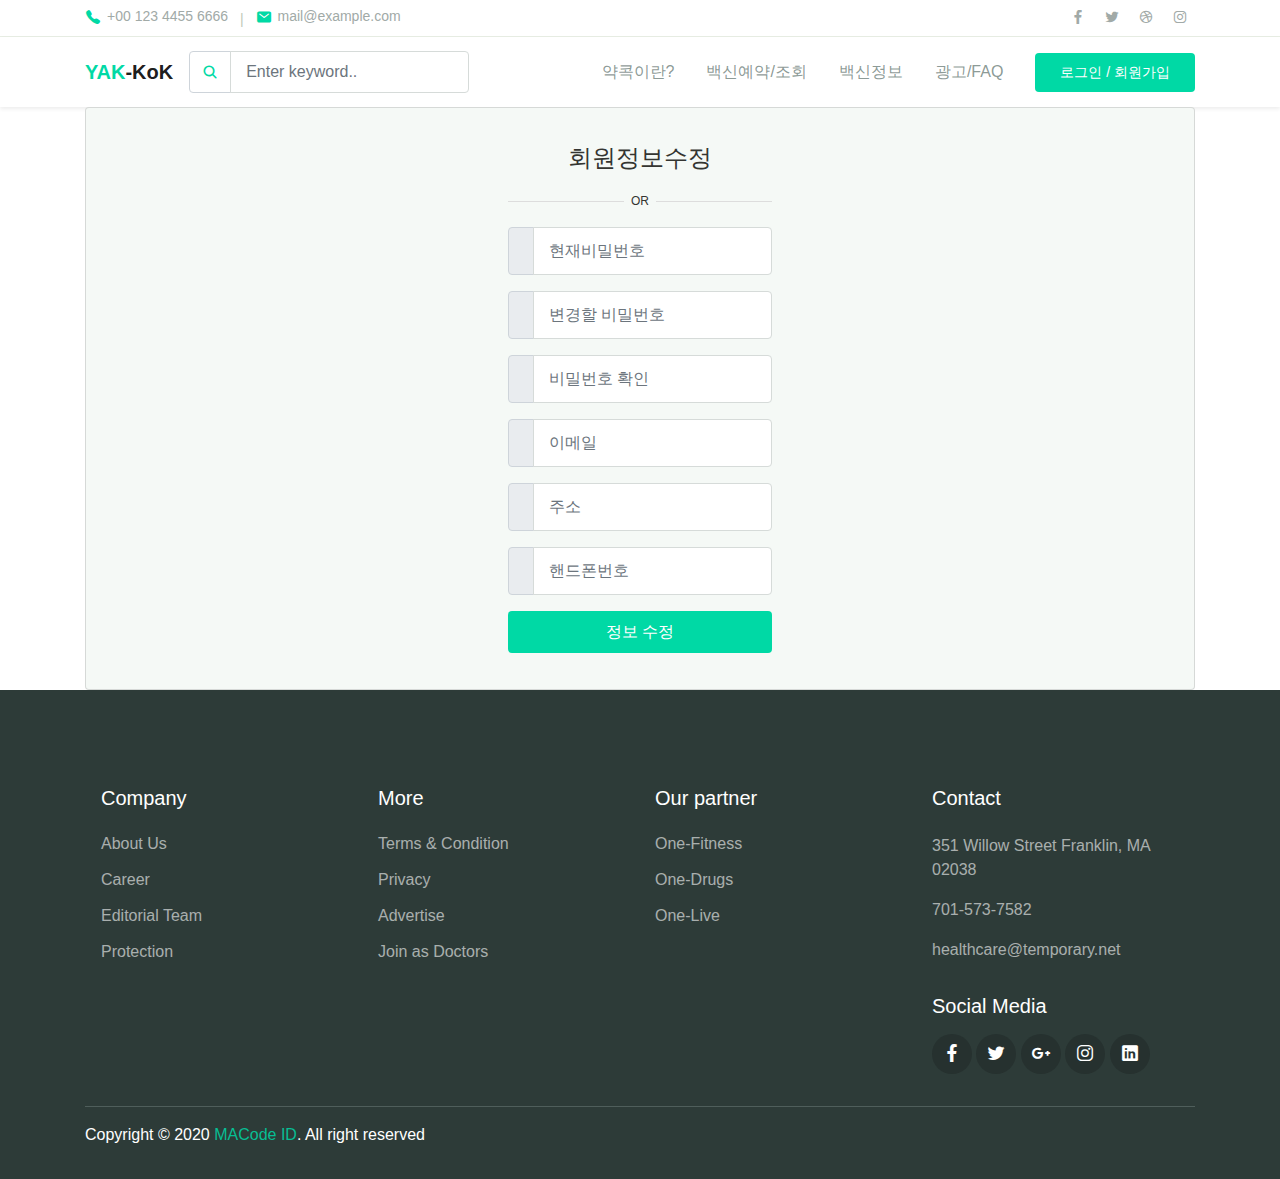
<file: TestProject/src/main/webapp/html/updateForm.html>
<!DOCTYPE html>
<html lang="en">
<head>
  <meta charset="EUC-KR">
  <meta name="viewport" content="width=device-width, initial-scale=1.0">

  <meta http-equiv="X-UA-Compatible" content="ie=edge">

  <meta name="copyright" content="MACode ID, https://macodeid.com/">

  <title>����</title>

  <link rel="stylesheet" href="../assets/css/maicons.css">

  <link rel="stylesheet" href="../assets/css/bootstrap.css">

  <link rel="stylesheet" href="../assets/vendor/owl-carousel/css/owl.carousel.css">

  <link rel="stylesheet" href="../assets/vendor/animate/animate.css">

  <link rel="stylesheet" href="../assets/css/theme.css">
  <link rel="stylesheet" href="../assets/css/login.css">
  
</head>
<body>
  <!-- Back to top button -->
  <div class="back-to-top"></div>

  <header>
    <div class="topbar">
      <div class="container">
        <div class="row">
          <div class="col-sm-8 text-sm">
            <div class="site-info">
              <a href="#"><span class="mai-call text-primary"></span> +00 123 4455 6666</a>
              <span class="divider">|</span>
              <a href="#"><span class="mai-mail text-primary"></span> mail@example.com</a>
            </div>
          </div>
          <div class="col-sm-4 text-right text-sm">
            <div class="social-mini-button">
              <a href="#"><span class="mai-logo-facebook-f"></span></a>
              <a href="#"><span class="mai-logo-twitter"></span></a>
              <a href="#"><span class="mai-logo-dribbble"></span></a>
              <a href="#"><span class="mai-logo-instagram"></span></a>
            </div>
          </div>
        </div> <!-- .row -->
      </div> <!-- .container -->
    </div> <!-- .topbar -->

    <nav class="navbar navbar-expand-lg navbar-light shadow-sm">
      <div class="container">
        <a class="navbar-brand" href="../VaccineRL2.jsp"><span class="text-primary">YAK</span>-KoK</a>

        <form action="#">
          <div class="input-group input-navbar">
            <div class="input-group-prepend">
              <span class="input-group-text" id="icon-addon1"><span class="mai-search"></span></span>
            </div>
            <input type="text" class="form-control" placeholder="Enter keyword.." aria-label="Username" aria-describedby="icon-addon1">
          </div>
        </form>

        <button class="navbar-toggler" type="button" data-toggle="collapse" data-target="#navbarSupport" aria-controls="navbarSupport" aria-expanded="false" aria-label="Toggle navigation">
          <span class="navbar-toggler-icon"></span>
        </button>

               <div class="collapse navbar-collapse" id="navbarSupport">
          <ul class="navbar-nav ml-auto">
            <li class="nav-item">
              <a class="nav-link" href="about.html">�����̶�?</a>
            </li>
            <li class="nav-item">
              <a class="nav-link" href="../VaccineRL2.jsp">��ſ���/��ȸ</a>
            </li>
            <li class="nav-item">
              <a class="nav-link" href="VaccineInfo.html">�������</a>
            </li>
            <li class="nav-item">
              <a class="nav-link" href="AD_FAQ.html">����/FAQ</a>
            </li>
            <li class="nav-item">
              <a class="btn btn-primary ml-lg-3" href="#">�α��� / ȸ������</a>
            </li>
          </ul>
        </div> <!-- .navbar-collapse -->
      </div> <!-- .container -->
    </nav>
  </header>

<div class="container">
<div class="card bg-light">
<article class="card-body mx-auto" style="max-width: 400px;">
	<h4 class="card-title mt-3 text-center">ȸ����������</h4>
	
		<p class="divider-text">
        <span class="bg-light">OR</span>
    </p>
	<form action = "../UpdateService" method = "post">
    <div class="form-group input-group">
    	<div class="input-group-prepend">
		    <span class="input-group-text"> <i class="fa fa-envelope"></i> </span>
		 </div>
        <input name="user_id" class="form-control" placeholder="�����й�ȣ" type="text">
    </div> <!-- form-group// -->
    
     <div class="form-group input-group">
    	<div class="input-group-prepend">
		    <span class="input-group-text"> <i class="fa fa-lock"></i> </span>
		</div>
        <input name="user_pw" class="form-control" placeholder="������ ��й�ȣ" type="password" >
    </div> <!-- form-group// -->
    
     <div class="form-group input-group">
    	<div class="input-group-prepend">
		    <span class="input-group-text"> <i class="fa fa-lock"></i> </span>
		</div>
        <input name="user_pw" class="form-control" placeholder="��й�ȣ Ȯ��" type="password" >
    </div> <!-- form-group// -->
    
    <div class="form-group input-group">
    	<div class="input-group-prepend">
		    <span class="input-group-text"> <i class="fa fa-envelope"></i> </span>
		 </div>
        <input name="email" class="form-control" placeholder="�̸���" type="email" >
    </div> <!-- form-group// -->
    
    
    <div class="form-group input-group">
    	<div class="input-group-prepend">
		    <span name = "addr" class="input-group-text"><i class="fa fa-phone"></i> </span>
		</div>
		
    	<input name="birthdate" class="form-control" placeholder="�ּ�" type="text">
    </div> <!-- form-group// -->
    
    
    <div class="form-group input-group">
    	<div class="input-group-prepend">
		    <span class="input-group-text"> <i class="fa fa-lock"></i> </span>
		</div>
        <input class="form-control" placeholder="�ڵ�����ȣ" type="text">
    </div> <!-- form-group// -->   
                                       
                                       
    <div class="form-group">
        <button type="submit" class="btn btn-primary btn-block"> ���� ����  </button>
    </div> <!-- form-group// -->  
                                                               
</form>
</article>
</div> <!-- card.// -->

</div> 
<!--container end.//-->
  



  <footer class="page-footer">
    <div class="container">
      <div class="row px-md-3">
        <div class="col-sm-6 col-lg-3 py-3">
          <h5>Company</h5>
          <ul class="footer-menu">
            <li><a href="#">About Us</a></li>
            <li><a href="#">Career</a></li>
            <li><a href="#">Editorial Team</a></li>
            <li><a href="#">Protection</a></li>
          </ul>
        </div>
        <div class="col-sm-6 col-lg-3 py-3">
          <h5>More</h5>
          <ul class="footer-menu">
            <li><a href="#">Terms & Condition</a></li>
            <li><a href="#">Privacy</a></li>
            <li><a href="#">Advertise</a></li>
            <li><a href="#">Join as Doctors</a></li>
          </ul>
        </div>
        <div class="col-sm-6 col-lg-3 py-3">
          <h5>Our partner</h5>
          <ul class="footer-menu">
            <li><a href="#">One-Fitness</a></li>
            <li><a href="#">One-Drugs</a></li>
            <li><a href="#">One-Live</a></li>
          </ul>
        </div>
        <div class="col-sm-6 col-lg-3 py-3">
          <h5>Contact</h5>
          <p class="footer-link mt-2">351 Willow Street Franklin, MA 02038</p>
          <a href="#" class="footer-link">701-573-7582</a>
          <a href="#" class="footer-link">healthcare@temporary.net</a>

          <h5 class="mt-3">Social Media</h5>
          <div class="footer-sosmed mt-3">
            <a href="#" target="_blank"><span class="mai-logo-facebook-f"></span></a>
            <a href="#" target="_blank"><span class="mai-logo-twitter"></span></a>
            <a href="#" target="_blank"><span class="mai-logo-google-plus-g"></span></a>
            <a href="#" target="_blank"><span class="mai-logo-instagram"></span></a>
            <a href="#" target="_blank"><span class="mai-logo-linkedin"></span></a>
          </div>
        </div>
      </div>

      <hr>

      <p id="copyright">Copyright &copy; 2020 <a href="https://macodeid.com/" target="_blank">MACode ID</a>. All right reserved</p>
    </div>
  </footer>

<script src="../assets/js/jquery-3.5.1.min.js"></script>

<script src="../assets/js/bootstrap.bundle.min.js"></script>

<script src="../assets/vendor/owl-carousel/js/owl.carousel.min.js"></script>

<script src="../assets/vendor/wow/wow.min.js"></script>

<script src="../assets/js/google-maps.js"></script>

<script src="../assets/js/theme.js"></script>


</body>
</html>
</file>
<file: TestProject/src/main/webapp/assets/css/maicons.css>
@font-face {
  font-family: 'maicons';
  src:  url('../fonts/maicons.eot?c9nlkl');
  src:  url('../fonts/maicons.eot?c9nlkl#iefix') format('embedded-opentype'),
    url('../fonts/maicons.ttf?c9nlkl') format('truetype'),
    url('../fonts/maicons.woff?c9nlkl') format('woff'),
    url('../fonts/maicons.svg?c9nlkl#maicons') format('svg');
  font-weight: normal;
  font-style: normal;
  font-display: block;
}

[class^="mai-"], [class*=" mai-"] {
  /* use !important to prevent issues with browser extensions that change fonts */
  font-family: 'maicons' !important;
  speak: none;
  font-style: normal;
  font-weight: normal;
  font-variant: normal;
  text-transform: none;
  line-height: 1;

  /* Better Font Rendering =========== */
  -webkit-font-smoothing: antialiased;
  -moz-osx-font-smoothing: grayscale;
}

.mai-add:before {
  content: "\e900";
}
.mai-add-circle:before {
  content: "\e901";
}
.mai-add-circle-outline:before {
  content: "\e902";
}
.mai-airplane:before {
  content: "\e903";
}
.mai-airplane-outline:before {
  content: "\e904";
}
.mai-alarm:before {
  content: "\e905";
}
.mai-alarm-outline:before {
  content: "\e906";
}
.mai-albums:before {
  content: "\e907";
}
.mai-albums-outline:before {
  content: "\e908";
}
.mai-alert:before {
  content: "\e909";
}
.mai-alert-circle:before {
  content: "\e90a";
}
.mai-alert-circle-outline:before {
  content: "\e90b";
}
.mai-analytics:before {
  content: "\e90c";
}
.mai-analytics-outline:before {
  content: "\e90d";
}
.mai-aperture:before {
  content: "\e90e";
}
.mai-aperture-outline:before {
  content: "\e90f";
}
.mai-apps:before {
  content: "\e910";
}
.mai-apps-outline:before {
  content: "\e911";
}
.mai-archive:before {
  content: "\e912";
}
.mai-archive-outline:before {
  content: "\e913";
}
.mai-arrow-back:before {
  content: "\e914";
}
.mai-arrow-back-circle:before {
  content: "\e915";
}
.mai-arrow-back-circle-outline:before {
  content: "\e916";
}
.mai-arrow-down:before {
  content: "\e917";
}
.mai-arrow-down-circle:before {
  content: "\e918";
}
.mai-arrow-down-circle-outline:before {
  content: "\e919";
}
.mai-arrow-forward:before {
  content: "\e91a";
}
.mai-arrow-forward-circle:before {
  content: "\e91b";
}
.mai-arrow-forward-circle-outline:before {
  content: "\e91c";
}
.mai-arrow-redo:before {
  content: "\e91d";
}
.mai-arrow-redo-circle:before {
  content: "\e91e";
}
.mai-arrow-redo-circle-outline:before {
  content: "\e91f";
}
.mai-arrow-redo-outline:before {
  content: "\e920";
}
.mai-arrow-undo:before {
  content: "\e921";
}
.mai-arrow-undo-circle:before {
  content: "\e922";
}
.mai-arrow-undo-circle-outline:before {
  content: "\e923";
}
.mai-arrow-undo-outline:before {
  content: "\e924";
}
.mai-arrow-up:before {
  content: "\e925";
}
.mai-arrow-up-circle:before {
  content: "\e926";
}
.mai-arrow-up-circle-outline:before {
  content: "\e927";
}
.mai-at:before {
  content: "\e928";
}
.mai-at-circle:before {
  content: "\e929";
}
.mai-at-circle-outline:before {
  content: "\e92a";
}
.mai-attach:before {
  content: "\e92b";
}
.mai-attach-outline:before {
  content: "\e92c";
}
.mai-backspace:before {
  content: "\e92d";
}
.mai-backspace-outline:before {
  content: "\e92e";
}
.mai-bandage:before {
  content: "\e92f";
}
.mai-bandage-outline:before {
  content: "\e930";
}
.mai-bar-chart:before {
  content: "\e932";
}
.mai-bar-chart-outline:before {
  content: "\e933";
}
.mai-barbell:before {
  content: "\e931";
}
.mai-barcode:before {
  content: "\e934";
}
.mai-barcode-outline:before {
  content: "\e935";
}
.mai-baseball:before {
  content: "\e936";
}
.mai-baseball-outline:before {
  content: "\e937";
}
.mai-basket:before {
  content: "\e938";
}
.mai-basket-outline:before {
  content: "\e93b";
}
.mai-basketball:before {
  content: "\e939";
}
.mai-basketball-outline:before {
  content: "\e93a";
}
.mai-battery-charging:before {
  content: "\e93c";
}
.mai-battery-dead:before {
  content: "\e93d";
}
.mai-battery-full:before {
  content: "\e93e";
}
.mai-battery-half:before {
  content: "\e93f";
}
.mai-beaker:before {
  content: "\e940";
}
.mai-beaker-outline:before {
  content: "\e941";
}
.mai-bed:before {
  content: "\e942";
}
.mai-bed-outline:before {
  content: "\e943";
}
.mai-beer:before {
  content: "\e944";
}
.mai-beer-outline:before {
  content: "\e945";
}
.mai-bicycle:before {
  content: "\e946";
}
.mai-bluetooth:before {
  content: "\e947";
}
.mai-boat:before {
  content: "\e948";
}
.mai-boat-outline:before {
  content: "\e949";
}
.mai-body:before {
  content: "\e94a";
}
.mai-body-outline:before {
  content: "\e94b";
}
.mai-bonfire:before {
  content: "\e94c";
}
.mai-bonfire-outline:before {
  content: "\e94d";
}
.mai-book:before {
  content: "\e94e";
}
.mai-book-outline:before {
  content: "\e953";
}
.mai-bookmark:before {
  content: "\e94f";
}
.mai-bookmark-outline:before {
  content: "\e950";
}
.mai-bookmarks:before {
  content: "\e951";
}
.mai-bookmarks-outline:before {
  content: "\e952";
}
.mai-briefcase:before {
  content: "\e954";
}
.mai-briefcase-outline:before {
  content: "\e955";
}
.mai-browsers:before {
  content: "\e956";
}
.mai-browsers-outline:before {
  content: "\e957";
}
.mai-brush:before {
  content: "\e958";
}
.mai-brush-outline:before {
  content: "\e959";
}
.mai-bug:before {
  content: "\e95a";
}
.mai-bug-outline:before {
  content: "\e95b";
}
.mai-build:before {
  content: "\e95c";
}
.mai-build-outline:before {
  content: "\e95d";
}
.mai-bulb:before {
  content: "\e95e";
}
.mai-bulb-outline:before {
  content: "\e95f";
}
.mai-bus:before {
  content: "\e960";
}
.mai-bus-outline:before {
  content: "\e963";
}
.mai-business:before {
  content: "\e961";
}
.mai-business-outline:before {
  content: "\e962";
}
.mai-cafe:before {
  content: "\e964";
}
.mai-cafe-outline:before {
  content: "\e965";
}
.mai-calculator:before {
  content: "\e966";
}
.mai-calculator-outline:before {
  content: "\e967";
}
.mai-calendar:before {
  content: "\e968";
}
.mai-calendar-outline:before {
  content: "\e969";
}
.mai-call:before {
  content: "\e96a";
}
.mai-call-outline:before {
  content: "\e96b";
}
.mai-camera:before {
  content: "\e96c";
}
.mai-camera-outline:before {
  content: "\e96d";
}
.mai-camera-reverse:before {
  content: "\e96e";
}
.mai-camera-reverse-outline:before {
  content: "\e96f";
}
.mai-car:before {
  content: "\e970";
}
.mai-car-outline:before {
  content: "\e97f";
}
.mai-car-sport:before {
  content: "\e980";
}
.mai-car-sport-outline:before {
  content: "\e981";
}
.mai-card:before {
  content: "\e971";
}
.mai-card-outline:before {
  content: "\e972";
}
.mai-caret-back:before {
  content: "\e973";
}
.mai-caret-back-circle:before {
  content: "\e974";
}
.mai-caret-back-circle-outline:before {
  content: "\e975";
}
.mai-caret-down:before {
  content: "\e976";
}
.mai-caret-down-circle:before {
  content: "\e977";
}
.mai-caret-down-circle-outline:before {
  content: "\e978";
}
.mai-caret-forward:before {
  content: "\e979";
}
.mai-caret-forward-circle:before {
  content: "\e97a";
}
.mai-caret-forward-circle-outline:before {
  content: "\e97b";
}
.mai-caret-up:before {
  content: "\e97c";
}
.mai-caret-up-circle:before {
  content: "\e97d";
}
.mai-caret-up-circle-outline:before {
  content: "\e97e";
}
.mai-cart:before {
  content: "\e982";
}
.mai-cart-outline:before {
  content: "\e983";
}
.mai-cash:before {
  content: "\e984";
}
.mai-cash-outline:before {
  content: "\e985";
}
.mai-chatbox:before {
  content: "\e986";
}
.mai-chatbox-ellipses:before {
  content: "\e987";
}
.mai-chatbox-ellipses-outline:before {
  content: "\e988";
}
.mai-chatbox-outline:before {
  content: "\e989";
}
.mai-chatbubble:before {
  content: "\e98a";
}
.mai-chatbubble-ellipses:before {
  content: "\e98b";
}
.mai-chatbubble-ellipses-outline:before {
  content: "\e98c";
}
.mai-chatbubble-outline:before {
  content: "\e98d";
}
.mai-chatbubbles:before {
  content: "\e98e";
}
.mai-chatbubbles-outline:before {
  content: "\e98f";
}
.mai-checkbox:before {
  content: "\e990";
}
.mai-checkbox-outline:before {
  content: "\e991";
}
.mai-checkmark:before {
  content: "\e992";
}
.mai-checkmark-circle:before {
  content: "\e993";
}
.mai-checkmark-circle-outline:before {
  content: "\e994";
}
.mai-checkmark-done:before {
  content: "\e995";
}
.mai-checkmark-done-circle:before {
  content: "\e996";
}
.mai-checkmark-done-circle-outline:before {
  content: "\e997";
}
.mai-chevron-back:before {
  content: "\e998";
}
.mai-chevron-back-circle:before {
  content: "\e999";
}
.mai-chevron-back-circle-outline:before {
  content: "\e99a";
}
.mai-chevron-down:before {
  content: "\e99b";
}
.mai-chevron-down-circle:before {
  content: "\e99c";
}
.mai-chevron-down-circle-outline:before {
  content: "\e99d";
}
.mai-chevron-forward:before {
  content: "\e99e";
}
.mai-chevron-forward-circle:before {
  content: "\e99f";
}
.mai-chevron-forward-circle-outline:before {
  content: "\e9a0";
}
.mai-chevron-up:before {
  content: "\e9a1";
}
.mai-chevron-up-circle:before {
  content: "\e9a2";
}
.mai-chevron-up-circle-outline:before {
  content: "\e9a3";
}
.mai-clipboard:before {
  content: "\e9a4";
}
.mai-clipboard-outline:before {
  content: "\e9a5";
}
.mai-close:before {
  content: "\e9a6";
}
.mai-close-circle:before {
  content: "\e9a7";
}
.mai-close-circle-outline:before {
  content: "\e9a8";
}
.mai-cloud:before {
  content: "\e9a9";
}
.mai-cloud-circle:before {
  content: "\e9aa";
}
.mai-cloud-circle-outline:before {
  content: "\e9ab";
}
.mai-cloud-done:before {
  content: "\e9ac";
}
.mai-cloud-done-outline:before {
  content: "\e9ad";
}
.mai-cloud-download:before {
  content: "\e9ae";
}
.mai-cloud-download-outline:before {
  content: "\e9af";
}
.mai-cloud-offline:before {
  content: "\e9b0";
}
.mai-cloud-offline-outline:before {
  content: "\e9b1";
}
.mai-cloud-outline:before {
  content: "\e9b2";
}
.mai-cloud-upload:before {
  content: "\e9b3";
}
.mai-cloud-upload-outline:before {
  content: "\e9b4";
}
.mai-cloudy:before {
  content: "\e9b5";
}
.mai-cloudy-night:before {
  content: "\e9b6";
}
.mai-cloudy-night-outline:before {
  content: "\e9b7";
}
.mai-cloudy-outline:before {
  content: "\e9b8";
}
.mai-code:before {
  content: "\e9b9";
}
.mai-code-download:before {
  content: "\e9ba";
}
.mai-code-slash:before {
  content: "\e9bb";
}
.mai-code-working:before {
  content: "\e9bc";
}
.mai-cog:before {
  content: "\e9bd";
}
.mai-color-fill:before {
  content: "\e9be";
}
.mai-color-fill-outline:before {
  content: "\e9bf";
}
.mai-color-filter:before {
  content: "\e9c0";
}
.mai-color-filter-outline:before {
  content: "\e9c1";
}
.mai-color-palette:before {
  content: "\e9c2";
}
.mai-color-palette-outline:before {
  content: "\e9c3";
}
.mai-color-wand:before {
  content: "\e9c4";
}
.mai-color-wand-outline:before {
  content: "\e9c5";
}
.mai-compass:before {
  content: "\e9c6";
}
.mai-compass-outline:before {
  content: "\e9c7";
}
.mai-construct:before {
  content: "\e9c8";
}
.mai-construct-outline:before {
  content: "\e9c9";
}
.mai-contract:before {
  content: "\e9ca";
}
.mai-contrast:before {
  content: "\e9cb";
}
.mai-copy:before {
  content: "\e9cc";
}
.mai-copy-outline:before {
  content: "\e9cd";
}
.mai-create:before {
  content: "\e9ce";
}
.mai-create-outline:before {
  content: "\e9cf";
}
.mai-crop:before {
  content: "\e9d0";
}
.mai-cube:before {
  content: "\e9d1";
}
.mai-cube-outline:before {
  content: "\e9d2";
}
.mai-cut:before {
  content: "\e9d3";
}
.mai-desktop:before {
  content: "\e9d4";
}
.mai-desktop-outline:before {
  content: "\e9d5";
}
.mai-disc:before {
  content: "\e9d6";
}
.mai-disc-outline:before {
  content: "\e9d7";
}
.mai-document:before {
  content: "\e9d8";
}
.mai-document-outline:before {
  content: "\e9d9";
}
.mai-document-text:before {
  content: "\e9dc";
}
.mai-document-text-outline:before {
  content: "\e9dd";
}
.mai-documents:before {
  content: "\e9da";
}
.mai-documents-outline:before {
  content: "\e9db";
}
.mai-download:before {
  content: "\e9de";
}
.mai-download-outline:before {
  content: "\e9df";
}
.mai-duplicate:before {
  content: "\e9e0";
}
.mai-duplicate-outline:before {
  content: "\e9e1";
}
.mai-ear:before {
  content: "\e9e2";
}
.mai-ear-outline:before {
  content: "\e9e3";
}
.mai-earth:before {
  content: "\e9e4";
}
.mai-earth-outline:before {
  content: "\e9e5";
}
.mai-easel:before {
  content: "\e9e6";
}
.mai-easel-outline:before {
  content: "\e9e7";
}
.mai-egg:before {
  content: "\e9e8";
}
.mai-egg-outline:before {
  content: "\e9e9";
}
.mai-ellipse:before {
  content: "\e9ea";
}
.mai-ellipse-outline:before {
  content: "\e9eb";
}
.mai-ellipsis-horizontal:before {
  content: "\e9ec";
}
.mai-ellipsis-horizontal-circle:before {
  content: "\e9ed";
}
.mai-ellipsis-vertical:before {
  content: "\e9ee";
}
.mai-ellipsis-vertical-circle:before {
  content: "\e9ef";
}
.mai-enter:before {
  content: "\e9f0";
}
.mai-enter-outline:before {
  content: "\e9f1";
}
.mai-exit:before {
  content: "\e9f2";
}
.mai-exit-outline:before {
  content: "\e9f3";
}
.mai-expand:before {
  content: "\e9f4";
}
.mai-eye:before {
  content: "\e9f5";
}
.mai-eye-off:before {
  content: "\e9f8";
}
.mai-eye-off-outline:before {
  content: "\e9f9";
}
.mai-eye-outline:before {
  content: "\e9fa";
}
.mai-eyedrop:before {
  content: "\e9f6";
}
.mai-eyedrop-outline:before {
  content: "\e9f7";
}
.mai-fast-food:before {
  content: "\e9fb";
}
.mai-fast-food-outline:before {
  content: "\e9fc";
}
.mai-female:before {
  content: "\e9fd";
}
.mai-file-tray:before {
  content: "\e9fe";
}
.mai-file-tray-full:before {
  content: "\e9ff";
}
.mai-file-tray-full-outline:before {
  content: "\ea00";
}
.mai-file-tray-outline:before {
  content: "\ea01";
}
.mai-film:before {
  content: "\ea02";
}
.mai-film-outline:before {
  content: "\ea03";
}
.mai-filter:before {
  content: "\ea04";
}
.mai-finger-print:before {
  content: "\ea05";
}
.mai-fitness:before {
  content: "\ea06";
}
.mai-fitness-outline:before {
  content: "\ea07";
}
.mai-flag:before {
  content: "\ea08";
}
.mai-flag-outline:before {
  content: "\ea09";
}
.mai-flame:before {
  content: "\ea0a";
}
.mai-flame-outline:before {
  content: "\ea0b";
}
.mai-flash:before {
  content: "\ea0c";
}
.mai-flash-off:before {
  content: "\ea0f";
}
.mai-flash-off-outline:before {
  content: "\ea10";
}
.mai-flash-outline:before {
  content: "\ea11";
}
.mai-flashlight:before {
  content: "\ea0d";
}
.mai-flashlight-outline:before {
  content: "\ea0e";
}
.mai-flask:before {
  content: "\ea12";
}
.mai-flask-outline:before {
  content: "\ea13";
}
.mai-flower:before {
  content: "\ea14";
}
.mai-flower-outline:before {
  content: "\ea15";
}
.mai-folder:before {
  content: "\ea16";
}
.mai-folder-open:before {
  content: "\ea17";
}
.mai-folder-open-outline:before {
  content: "\ea18";
}
.mai-folder-outline:before {
  content: "\ea19";
}
.mai-football:before {
  content: "\ea1a";
}
.mai-football-outline:before {
  content: "\ea1b";
}
.mai-funnel:before {
  content: "\ea1c";
}
.mai-funnel-outline:before {
  content: "\ea1d";
}
.mai-game-controller:before {
  content: "\ea1e";
}
.mai-game-controller-outline:before {
  content: "\ea1f";
}
.mai-gift:before {
  content: "\ea20";
}
.mai-gift-outline:before {
  content: "\ea21";
}
.mai-git-branch:before {
  content: "\ea22";
}
.mai-git-commit:before {
  content: "\ea23";
}
.mai-git-compare:before {
  content: "\ea24";
}
.mai-git-merge:before {
  content: "\ea25";
}
.mai-git-network:before {
  content: "\ea26";
}
.mai-git-pull-request:before {
  content: "\ea27";
}
.mai-glasses:before {
  content: "\ea28";
}
.mai-glasses-outline:before {
  content: "\ea29";
}
.mai-globe:before {
  content: "\ea2a";
}
.mai-globe-outline:before {
  content: "\ea2b";
}
.mai-golf:before {
  content: "\ea2c";
}
.mai-golf-outline:before {
  content: "\ea2d";
}
.mai-grid:before {
  content: "\ea2e";
}
.mai-grid-outline:before {
  content: "\ea2f";
}
.mai-hammer:before {
  content: "\ea30";
}
.mai-hammer-outline:before {
  content: "\ea31";
}
.mai-hand-left:before {
  content: "\ea32";
}
.mai-hand-left-outline:before {
  content: "\ea33";
}
.mai-hand-right:before {
  content: "\ea34";
}
.mai-hand-right-outline:before {
  content: "\ea35";
}
.mai-happy:before {
  content: "\ea36";
}
.mai-happy-outline:before {
  content: "\ea37";
}
.mai-hardware-chip:before {
  content: "\ea38";
}
.mai-hardware-chip-outline:before {
  content: "\ea39";
}
.mai-headset:before {
  content: "\ea3a";
}
.mai-headset-outline:before {
  content: "\ea3b";
}
.mai-heart:before {
  content: "\ea3c";
}
.mai-heart-circle:before {
  content: "\ea3d";
}
.mai-heart-circle-outline:before {
  content: "\ea3e";
}
.mai-heart-dislike:before {
  content: "\ea3f";
}
.mai-heart-dislike-circle:before {
  content: "\ea40";
}
.mai-heart-dislike-circle-outline:before {
  content: "\ea41";
}
.mai-heart-dislike-outline:before {
  content: "\ea42";
}
.mai-heart-half:before {
  content: "\ea43";
}
.mai-heart-half-outline:before {
  content: "\ea44";
}
.mai-heart-outline:before {
  content: "\ea45";
}
.mai-help:before {
  content: "\ea46";
}
.mai-help-buoy:before {
  content: "\ea47";
}
.mai-help-buoy-outline:before {
  content: "\ea48";
}
.mai-help-circle:before {
  content: "\ea49";
}
.mai-help-circle-outline:before {
  content: "\ea4a";
}
.mai-home:before {
  content: "\ea4b";
}
.mai-home-outline:before {
  content: "\ea4c";
}
.mai-hourglass:before {
  content: "\ea4d";
}
.mai-hourglass-outline:before {
  content: "\ea4e";
}
.mai-ice-cream:before {
  content: "\ea4f";
}
.mai-ice-cream-outline:before {
  content: "\ea50";
}
.mai-image:before {
  content: "\ea51";
}
.mai-image-outline:before {
  content: "\ea52";
}
.mai-images:before {
  content: "\ea53";
}
.mai-images-outline:before {
  content: "\ea54";
}
.mai-infinite:before {
  content: "\ea55";
}
.mai-information:before {
  content: "\ea56";
}
.mai-information-circle:before {
  content: "\ea57";
}
.mai-information-circle-outline:before {
  content: "\ea58";
}
.mai-journal:before {
  content: "\ea59";
}
.mai-journal-outline:before {
  content: "\ea5a";
}
.mai-key:before {
  content: "\ea5b";
}
.mai-key-outline:before {
  content: "\ea5c";
}
.mai-keypad:before {
  content: "\ea5d";
}
.mai-keypad-outline:before {
  content: "\ea5e";
}
.mai-language:before {
  content: "\ea5f";
}
.mai-laptop:before {
  content: "\ea60";
}
.mai-laptop-outline:before {
  content: "\ea61";
}
.mai-layers:before {
  content: "\ea62";
}
.mai-layers-outline:before {
  content: "\ea63";
}
.mai-leaf:before {
  content: "\ea64";
}
.mai-leaf-outline:before {
  content: "\ea65";
}
.mai-library:before {
  content: "\ea66";
}
.mai-library-outline:before {
  content: "\ea67";
}
.mai-link:before {
  content: "\ea68";
}
.mai-list:before {
  content: "\ea69";
}
.mai-list-circle:before {
  content: "\ea6a";
}
.mai-list-circle-outline:before {
  content: "\ea6b";
}
.mai-locate:before {
  content: "\ea6c";
}
.mai-location:before {
  content: "\ea6d";
}
.mai-location-outline:before {
  content: "\ea6e";
}
.mai-lock-closed:before {
  content: "\ea6f";
}
.mai-lock-closed-outline:before {
  content: "\ea70";
}
.mai-lock-open:before {
  content: "\ea71";
}
.mai-lock-open-outline:before {
  content: "\ea72";
}
.mai-log-in:before {
  content: "\ea73";
}
.mai-log-in-outline:before {
  content: "\ea74";
}
.mai-log-out:before {
  content: "\ea75";
}
.mai-log-out-outline:before {
  content: "\ea76";
}
.mai-logo-500px:before {
  content: "\ea8e";
}
.mai-logo-accessible-icon:before {
  content: "\eaef";
}
.mai-logo-accusoft:before {
  content: "\eba2";
}
.mai-logo-algolia:before {
  content: "\eba3";
}
.mai-logo-alipay:before {
  content: "\eba4";
}
.mai-logo-amazon:before {
  content: "\eba5";
}
.mai-logo-amplify:before {
  content: "\eba6";
}
.mai-logo-android:before {
  content: "\eba7";
}
.mai-logo-angular:before {
  content: "\eba8";
}
.mai-logo-apple:before {
  content: "\eba9";
}
.mai-logo-apple-appstore:before {
  content: "\ebaa";
}
.mai-logo-aws:before {
  content: "\ebab";
}
.mai-logo-behance:before {
  content: "\ebac";
}
.mai-logo-bitbucket:before {
  content: "\ebad";
}
.mai-logo-bitcoin:before {
  content: "\ebae";
}
.mai-logo-blackberry:before {
  content: "\ebaf";
}
.mai-logo-blogger:before {
  content: "\ebb0";
}
.mai-logo-buffer:before {
  content: "\ebb1";
}
.mai-logo-buysellads:before {
  content: "\ebb2";
}
.mai-logo-capacitor:before {
  content: "\ebb3";
}
.mai-logo-cc-amazon-pay:before {
  content: "\ebb4";
}
.mai-logo-cc-amex:before {
  content: "\ebb5";
}
.mai-logo-cc-apple-pay:before {
  content: "\ebb6";
}
.mai-logo-cc-diners-club:before {
  content: "\ebb7";
}
.mai-logo-cc-discover:before {
  content: "\ebb8";
}
.mai-logo-cc-jcb:before {
  content: "\ebb9";
}
.mai-logo-cc-mastercard:before {
  content: "\ebba";
}
.mai-logo-cc-paypal:before {
  content: "\ebbb";
}
.mai-logo-cc-stripe:before {
  content: "\ebbc";
}
.mai-logo-cc-visa:before {
  content: "\ebbd";
}
.mai-logo-chrome:before {
  content: "\ebbe";
}
.mai-logo-closed-captioning:before {
  content: "\ebbf";
}
.mai-logo-codepen:before {
  content: "\ebc0";
}
.mai-logo-cpanel:before {
  content: "\ebc1";
}
.mai-logo-creative-commons:before {
  content: "\ebc2";
}
.mai-logo-css3:before {
  content: "\ebc3";
}
.mai-logo-cuttlefish:before {
  content: "\ebc4";
}
.mai-logo-d-and-d:before {
  content: "\ebc5";
}
.mai-logo-dashcube:before {
  content: "\ebc6";
}
.mai-logo-designernews:before {
  content: "\ebc7";
}
.mai-logo-deviantart:before {
  content: "\ebc8";
}
.mai-logo-digg:before {
  content: "\ebc9";
}
.mai-logo-digital-ocean:before {
  content: "\ebca";
}
.mai-logo-discord:before {
  content: "\ebcb";
}
.mai-logo-discourse:before {
  content: "\ebcc";
}
.mai-logo-dochub:before {
  content: "\ebcd";
}
.mai-logo-docker:before {
  content: "\ebce";
}
.mai-logo-dribbble:before {
  content: "\ebcf";
}
.mai-logo-dropbox:before {
  content: "\ebd0";
}
.mai-logo-drupal:before {
  content: "\ebd1";
}
.mai-logo-dyalog:before {
  content: "\ebd2";
}
.mai-logo-earlybirds:before {
  content: "\ebd3";
}
.mai-logo-ebay:before {
  content: "\ebd4";
}
.mai-logo-edge:before {
  content: "\ebd5";
}
.mai-logo-electron:before {
  content: "\ebd6";
}
.mai-logo-elementor:before {
  content: "\ebd7";
}
.mai-logo-ello:before {
  content: "\ebd8";
}
.mai-logo-ember:before {
  content: "\ebd9";
}
.mai-logo-empire:before {
  content: "\ebda";
}
.mai-logo-envira:before {
  content: "\ebdb";
}
.mai-logo-erlang:before {
  content: "\ebdc";
}
.mai-logo-etsy:before {
  content: "\ebdd";
}
.mai-logo-euro:before {
  content: "\ebde";
}
.mai-logo-expeditedssl:before {
  content: "\ebdf";
}
.mai-logo-facebook:before {
  content: "\ebe0";
}
.mai-logo-facebook-f:before {
  content: "\ebe1";
}
.mai-logo-facebook-messenger:before {
  content: "\ebe2";
}
.mai-logo-firebase:before {
  content: "\ebe3";
}
.mai-logo-firefox:before {
  content: "\ebe4";
}
.mai-logo-flickr:before {
  content: "\ebe5";
}
.mai-logo-flipboard:before {
  content: "\ebe6";
}
.mai-logo-fly:before {
  content: "\ebe7";
}
.mai-logo-foursquare:before {
  content: "\ebe8";
}
.mai-logo-freebsd:before {
  content: "\ebe9";
}
.mai-logo-gg:before {
  content: "\ebea";
}
.mai-logo-git:before {
  content: "\ebeb";
}
.mai-logo-github:before {
  content: "\ebec";
}
.mai-logo-github-alt:before {
  content: "\ebed";
}
.mai-logo-gitlab:before {
  content: "\ebee";
}
.mai-logo-gitter:before {
  content: "\ebef";
}
.mai-logo-glide:before {
  content: "\ebf0";
}
.mai-logo-glide-g:before {
  content: "\ebf1";
}
.mai-logo-google:before {
  content: "\ebf2";
}
.mai-logo-google-drive:before {
  content: "\ebf3";
}
.mai-logo-google-play:before {
  content: "\ebf4";
}
.mai-logo-google-playstore:before {
  content: "\ebf5";
}
.mai-logo-google-plus:before {
  content: "\ebf6";
}
.mai-logo-google-plus-g:before {
  content: "\ebf7";
}
.mai-logo-google-wallet:before {
  content: "\ebf8";
}
.mai-logo-grunt:before {
  content: "\ebf9";
}
.mai-logo-gulp:before {
  content: "\ebfa";
}
.mai-logo-hackernews:before {
  content: "\ebfb";
}
.mai-logo-hotjar:before {
  content: "\ebfc";
}
.mai-logo-html5:before {
  content: "\ebfd";
}
.mai-logo-hubspot:before {
  content: "\ebfe";
}
.mai-logo-imdb:before {
  content: "\ebff";
}
.mai-logo-instagram:before {
  content: "\ec00";
}
.mai-logo-internet-explorer:before {
  content: "\ec01";
}
.mai-logo-ionic:before {
  content: "\ec02";
}
.mai-logo-ionitron:before {
  content: "\ec03";
}
.mai-logo-itunes:before {
  content: "\ec04";
}
.mai-logo-java:before {
  content: "\ec05";
}
.mai-logo-javascript:before {
  content: "\ec06";
}
.mai-logo-joomla:before {
  content: "\ec07";
}
.mai-logo-jsfiddle:before {
  content: "\ec08";
}
.mai-logo-keycdn:before {
  content: "\ec09";
}
.mai-logo-laravel:before {
  content: "\ec0a";
}
.mai-logo-lastfm:before {
  content: "\ec0b";
}
.mai-logo-leanpub:before {
  content: "\ec0c";
}
.mai-logo-less:before {
  content: "\ec0d";
}
.mai-logo-line:before {
  content: "\ec0e";
}
.mai-logo-linkedin:before {
  content: "\ec0f";
}
.mai-logo-linux:before {
  content: "\ec10";
}
.mai-logo-magento:before {
  content: "\ec11";
}
.mai-logo-mailchimp:before {
  content: "\ec12";
}
.mai-logo-markdown:before {
  content: "\ec13";
}
.mai-logo-maxcdn:before {
  content: "\ec14";
}
.mai-logo-medium:before {
  content: "\ec15";
}
.mai-logo-medium-m:before {
  content: "\ec16";
}
.mai-logo-meetup:before {
  content: "\ec17";
}
.mai-logo-microsoft:before {
  content: "\ec18";
}
.mai-logo-mix:before {
  content: "\ec19";
}
.mai-logo-mixcloud:before {
  content: "\ec1a";
}
.mai-logo-nodejs:before {
  content: "\ec1b";
}
.mai-logo-npm:before {
  content: "\ec1c";
}
.mai-logo-octocat:before {
  content: "\ec1d";
}
.mai-logo-opencart:before {
  content: "\ec1e";
}
.mai-logo-openid:before {
  content: "\ec1f";
}
.mai-logo-opera:before {
  content: "\ec20";
}
.mai-logo-patreon:before {
  content: "\ec21";
}
.mai-logo-paypal:before {
  content: "\ec22";
}
.mai-logo-php:before {
  content: "\ec23";
}
.mai-logo-pinterest:before {
  content: "\ec24";
}
.mai-logo-pinterest-p:before {
  content: "\ec25";
}
.mai-logo-playstation:before {
  content: "\ec26";
}
.mai-logo-product-hunt:before {
  content: "\ec27";
}
.mai-logo-pwa:before {
  content: "\ec28";
}
.mai-logo-python:before {
  content: "\ec29";
}
.mai-logo-qq:before {
  content: "\ec2a";
}
.mai-logo-quora:before {
  content: "\ec2b";
}
.mai-logo-react:before {
  content: "\ec2c";
}
.mai-logo-readme:before {
  content: "\ec2d";
}
.mai-logo-reddit:before {
  content: "\ec2e";
}
.mai-logo-researchgate:before {
  content: "\ec2f";
}
.mai-logo-rocketchat:before {
  content: "\ec30";
}
.mai-logo-rss:before {
  content: "\ec31";
}
.mai-logo-safari:before {
  content: "\ec32";
}
.mai-logo-sass:before {
  content: "\ec33";
}
.mai-logo-scribd:before {
  content: "\ec34";
}
.mai-logo-searchengin:before {
  content: "\ec35";
}
.mai-logo-sellcast:before {
  content: "\ec36";
}
.mai-logo-sellsy:before {
  content: "\ec37";
}
.mai-logo-skype:before {
  content: "\ec38";
}
.mai-logo-slack:before {
  content: "\ec39";
}
.mai-logo-slideshare:before {
  content: "\ec3a";
}
.mai-logo-snapchat:before {
  content: "\ec3b";
}
.mai-logo-soundcloud:before {
  content: "\ec3c";
}
.mai-logo-spotify:before {
  content: "\ec3d";
}
.mai-logo-squarespace:before {
  content: "\ec3e";
}
.mai-logo-stack-exchange:before {
  content: "\ec3f";
}
.mai-logo-stackoverflow:before {
  content: "\ec40";
}
.mai-logo-staylinked:before {
  content: "\ec41";
}
.mai-logo-steam:before {
  content: "\ec42";
}
.mai-logo-stencil:before {
  content: "\ec43";
}
.mai-logo-stripe:before {
  content: "\ec44";
}
.mai-logo-stripe-s:before {
  content: "\ec45";
}
.mai-logo-teamspeak:before {
  content: "\ec46";
}
.mai-logo-telegram:before {
  content: "\ec47";
}
.mai-logo-trello:before {
  content: "\ec48";
}
.mai-logo-tripadvisor:before {
  content: "\ec49";
}
.mai-logo-tumblr:before {
  content: "\ec4a";
}
.mai-logo-tux:before {
  content: "\ec4b";
}
.mai-logo-twitch:before {
  content: "\ec4c";
}
.mai-logo-twitter:before {
  content: "\ec4d";
}
.mai-logo-uber:before {
  content: "\ec4e";
}
.mai-logo-uikit:before {
  content: "\ec4f";
}
.mai-logo-usd:before {
  content: "\ec50";
}
.mai-logo-viacoin:before {
  content: "\ec51";
}
.mai-logo-viadeo:before {
  content: "\ec52";
}
.mai-logo-viber:before {
  content: "\ec53";
}
.mai-logo-vimeo:before {
  content: "\ec54";
}
.mai-logo-vk:before {
  content: "\ec55";
}
.mai-logo-vue:before {
  content: "\ec56";
}
.mai-logo-web-component:before {
  content: "\ec57";
}
.mai-logo-weebly:before {
  content: "\ec58";
}
.mai-logo-weibo:before {
  content: "\ec59";
}
.mai-logo-whatsapp:before {
  content: "\ec5a";
}
.mai-logo-whmcs:before {
  content: "\ec5b";
}
.mai-logo-wikipedia-w:before {
  content: "\ec5c";
}
.mai-logo-windows:before {
  content: "\ec5d";
}
.mai-logo-wix:before {
  content: "\ec5e";
}
.mai-logo-wordpress:before {
  content: "\ec5f";
}
.mai-logo-xbox:before {
  content: "\ec60";
}
.mai-logo-xing:before {
  content: "\ec61";
}
.mai-logo-yahoo:before {
  content: "\ec62";
}
.mai-logo-yen:before {
  content: "\ec63";
}
.mai-logo-youtube:before {
  content: "\ec64";
}
.mai-magnet:before {
  content: "\ea77";
}
.mai-magnet-outline:before {
  content: "\ea78";
}
.mai-mail:before {
  content: "\ea79";
}
.mai-mail-open:before {
  content: "\ea7a";
}
.mai-mail-open-outline:before {
  content: "\ea7b";
}
.mai-mail-outline:before {
  content: "\ea7c";
}
.mai-mail-unread:before {
  content: "\ea7d";
}
.mai-mail-unread-outline:before {
  content: "\ea7e";
}
.mai-male:before {
  content: "\ea7f";
}
.mai-male-female:before {
  content: "\ea80";
}
.mai-man:before {
  content: "\ea81";
}
.mai-man-outline:before {
  content: "\ea82";
}
.mai-map:before {
  content: "\ea83";
}
.mai-map-outline:before {
  content: "\ea84";
}
.mai-medal:before {
  content: "\ea85";
}
.mai-medal-outline:before {
  content: "\ea86";
}
.mai-medical:before {
  content: "\ea87";
}
.mai-medical-outline:before {
  content: "\ea88";
}
.mai-medkit:before {
  content: "\ea89";
}
.mai-medkit-outline:before {
  content: "\ea8a";
}
.mai-megaphone:before {
  content: "\ea8b";
}
.mai-megaphone-outline:before {
  content: "\ea8c";
}
.mai-menu:before {
  content: "\ea8d";
}
.mai-mic:before {
  content: "\ea8f";
}
.mai-mic-circle:before {
  content: "\ea90";
}
.mai-mic-circle-outline:before {
  content: "\ea91";
}
.mai-mic-off:before {
  content: "\ea92";
}
.mai-mic-off-circle:before {
  content: "\ea93";
}
.mai-mic-off-circle-outline:before {
  content: "\ea94";
}
.mai-mic-off-outline:before {
  content: "\ea95";
}
.mai-mic-outline:before {
  content: "\ea96";
}
.mai-moon:before {
  content: "\ea97";
}
.mai-moon-outline:before {
  content: "\ea98";
}
.mai-move:before {
  content: "\ea99";
}
.mai-musical-note:before {
  content: "\ea9a";
}
.mai-musical-note-outline:before {
  content: "\ea9b";
}
.mai-musical-notes:before {
  content: "\ea9c";
}
.mai-musical-notes-outline:before {
  content: "\ea9d";
}
.mai-navigate:before {
  content: "\ea9e";
}
.mai-navigate-circle:before {
  content: "\ea9f";
}
.mai-navigate-circle-outline:before {
  content: "\eaa0";
}
.mai-navigate-outline:before {
  content: "\eaa1";
}
.mai-newspaper:before {
  content: "\eaa2";
}
.mai-newspaper-outline:before {
  content: "\eaa3";
}
.mai-notifications:before {
  content: "\eaa4";
}
.mai-notifications-circle:before {
  content: "\eaa5";
}
.mai-notifications-circle-outline:before {
  content: "\eaa6";
}
.mai-notifications-off:before {
  content: "\eaa7";
}
.mai-notifications-off-circle:before {
  content: "\eaa8";
}
.mai-notifications-off-circle-outline:before {
  content: "\eaa9";
}
.mai-notifications-off-outline:before {
  content: "\eaaa";
}
.mai-notifications-outline:before {
  content: "\eaab";
}
.mai-nuclear:before {
  content: "\eaac";
}
.mai-nuclear-outline:before {
  content: "\eaad";
}
.mai-nutrition:before {
  content: "\eaae";
}
.mai-nutrition-outline:before {
  content: "\eaaf";
}
.mai-open:before {
  content: "\eab0";
}
.mai-open-outline:before {
  content: "\eab1";
}
.mai-options:before {
  content: "\eab2";
}
.mai-options-outline:before {
  content: "\eab3";
}
.mai-paper-plane:before {
  content: "\eab4";
}
.mai-paper-plane-outline:before {
  content: "\eab5";
}
.mai-partly-sunny:before {
  content: "\eab6";
}
.mai-partly-sunny-outline:before {
  content: "\eab7";
}
.mai-pause:before {
  content: "\eab8";
}
.mai-pause-circle:before {
  content: "\eab9";
}
.mai-pause-circle-outline:before {
  content: "\eaba";
}
.mai-paw:before {
  content: "\eabb";
}
.mai-paw-outline:before {
  content: "\eabc";
}
.mai-pencil:before {
  content: "\eabd";
}
.mai-people:before {
  content: "\eabe";
}
.mai-people-circle:before {
  content: "\eabf";
}
.mai-people-circle-outline:before {
  content: "\eac0";
}
.mai-people-outline:before {
  content: "\eac1";
}
.mai-person:before {
  content: "\eac2";
}
.mai-person-add:before {
  content: "\eac3";
}
.mai-person-add-outline:before {
  content: "\eac4";
}
.mai-person-circle:before {
  content: "\eac5";
}
.mai-person-circle-outline:before {
  content: "\eac6";
}
.mai-person-outline:before {
  content: "\eac7";
}
.mai-person-remove:before {
  content: "\eac8";
}
.mai-person-remove-outline:before {
  content: "\eac9";
}
.mai-phone-landscape:before {
  content: "\eaca";
}
.mai-phone-landscape-outline:before {
  content: "\eacb";
}
.mai-phone-portrait:before {
  content: "\eacc";
}
.mai-phone-portrait-outline:before {
  content: "\eacd";
}
.mai-pie-chart:before {
  content: "\eace";
}
.mai-pie-chart-outline:before {
  content: "\eacf";
}
.mai-pin:before {
  content: "\ead0";
}
.mai-pin-outline:before {
  content: "\ead1";
}
.mai-pint:before {
  content: "\ead2";
}
.mai-pint-outline:before {
  content: "\ead3";
}
.mai-pizza:before {
  content: "\ead4";
}
.mai-pizza-outline:before {
  content: "\ead5";
}
.mai-planet:before {
  content: "\ead6";
}
.mai-planet-outline:before {
  content: "\ead7";
}
.mai-play:before {
  content: "\ead8";
}
.mai-play-back:before {
  content: "\ead9";
}
.mai-play-back-circle:before {
  content: "\eada";
}
.mai-play-back-circle-outline:before {
  content: "\eadb";
}
.mai-play-back-outline:before {
  content: "\eadc";
}
.mai-play-circle:before {
  content: "\eadd";
}
.mai-play-circle-outline:before {
  content: "\eade";
}
.mai-play-forward:before {
  content: "\eadf";
}
.mai-play-forward-circle:before {
  content: "\eae0";
}
.mai-play-forward-circle-outline:before {
  content: "\eae1";
}
.mai-play-forward-outline:before {
  content: "\eae2";
}
.mai-play-outline:before {
  content: "\eae3";
}
.mai-play-skip-back:before {
  content: "\eae4";
}
.mai-play-skip-back-circle:before {
  content: "\eae5";
}
.mai-play-skip-back-circle-outline:before {
  content: "\eae6";
}
.mai-play-skip-back-outline:before {
  content: "\eae7";
}
.mai-play-skip-forward:before {
  content: "\eae8";
}
.mai-play-skip-forward-circle:before {
  content: "\eae9";
}
.mai-play-skip-forward-circle-outline:before {
  content: "\eaea";
}
.mai-play-skip-forward-outline:before {
  content: "\eaeb";
}
.mai-podium:before {
  content: "\eaec";
}
.mai-podium-outline:before {
  content: "\eaed";
}
.mai-power:before {
  content: "\eaee";
}
.mai-pricetag:before {
  content: "\eaf0";
}
.mai-pricetag-outline:before {
  content: "\eaf1";
}
.mai-pricetags:before {
  content: "\eaf2";
}
.mai-pricetags-outline:before {
  content: "\eaf3";
}
.mai-print:before {
  content: "\eaf4";
}
.mai-print-outline:before {
  content: "\eaf5";
}
.mai-pulse:before {
  content: "\eaf6";
}
.mai-pulse-outline:before {
  content: "\eaf7";
}
.mai-push:before {
  content: "\eaf8";
}
.mai-push-outline:before {
  content: "\eaf9";
}
.mai-qr-code:before {
  content: "\eafa";
}
.mai-qr-code-outline:before {
  content: "\eafb";
}
.mai-radio:before {
  content: "\eafc";
}
.mai-radio-button-off:before {
  content: "\eafd";
}
.mai-radio-button-on:before {
  content: "\eafe";
}
.mai-rainy:before {
  content: "\eaff";
}
.mai-rainy-outline:before {
  content: "\eb00";
}
.mai-reader:before {
  content: "\eb01";
}
.mai-reader-outline:before {
  content: "\eb02";
}
.mai-receipt:before {
  content: "\eb03";
}
.mai-receipt-outline:before {
  content: "\eb04";
}
.mai-recording:before {
  content: "\eb05";
}
.mai-recording-outline:before {
  content: "\eb06";
}
.mai-refresh:before {
  content: "\eb07";
}
.mai-refresh-circle:before {
  content: "\eb08";
}
.mai-refresh-circle-outline:before {
  content: "\eb09";
}
.mai-reload:before {
  content: "\eb0a";
}
.mai-reload-circle:before {
  content: "\eb0b";
}
.mai-reload-circle-outline:before {
  content: "\eb0c";
}
.mai-remove:before {
  content: "\eb0d";
}
.mai-remove-circle:before {
  content: "\eb0e";
}
.mai-remove-circle-outline:before {
  content: "\eb0f";
}
.mai-reorder-four:before {
  content: "\eb10";
}
.mai-reorder-three:before {
  content: "\eb11";
}
.mai-reorder-two:before {
  content: "\eb12";
}
.mai-repeat:before {
  content: "\eb13";
}
.mai-resize:before {
  content: "\eb14";
}
.mai-restaurant:before {
  content: "\eb15";
}
.mai-restaurant-outline:before {
  content: "\eb16";
}
.mai-return-down-back:before {
  content: "\eb17";
}
.mai-return-down-forward:before {
  content: "\eb18";
}
.mai-return-up-back:before {
  content: "\eb19";
}
.mai-return-up-forward:before {
  content: "\eb1a";
}
.mai-ribbon:before {
  content: "\eb1b";
}
.mai-ribbon-outline:before {
  content: "\eb1c";
}
.mai-rocket:before {
  content: "\eb1d";
}
.mai-rocket-outline:before {
  content: "\eb1e";
}
.mai-rose:before {
  content: "\eb1f";
}
.mai-rose-outline:before {
  content: "\eb20";
}
.mai-sad:before {
  content: "\eb21";
}
.mai-sad-outline:before {
  content: "\eb22";
}
.mai-save:before {
  content: "\eb23";
}
.mai-save-outline:before {
  content: "\eb24";
}
.mai-scan:before {
  content: "\eb25";
}
.mai-scan-circle:before {
  content: "\eb26";
}
.mai-scan-circle-outline:before {
  content: "\eb27";
}
.mai-school:before {
  content: "\eb28";
}
.mai-school-outline:before {
  content: "\eb29";
}
.mai-search:before {
  content: "\eb2a";
}
.mai-search-circle:before {
  content: "\eb2b";
}
.mai-search-circle-outline:before {
  content: "\eb2c";
}
.mai-send:before {
  content: "\eb2d";
}
.mai-send-outline:before {
  content: "\eb2e";
}
.mai-server:before {
  content: "\eb2f";
}
.mai-server-outline:before {
  content: "\eb30";
}
.mai-settings:before {
  content: "\eb31";
}
.mai-settings-outline:before {
  content: "\eb32";
}
.mai-shapes:before {
  content: "\eb33";
}
.mai-shapes-outline:before {
  content: "\eb34";
}
.mai-share:before {
  content: "\eb35";
}
.mai-share-outline:before {
  content: "\eb36";
}
.mai-share-social:before {
  content: "\eb37";
}
.mai-share-social-outline:before {
  content: "\eb38";
}
.mai-shield:before {
  content: "\eb39";
}
.mai-shield-checkmark:before {
  content: "\eb3a";
}
.mai-shield-checkmark-outline:before {
  content: "\eb3b";
}
.mai-shield-outline:before {
  content: "\eb3c";
}
.mai-shirt:before {
  content: "\eb3d";
}
.mai-shirt-outline:before {
  content: "\eb3e";
}
.mai-shuffle:before {
  content: "\eb3f";
}
.mai-skull:before {
  content: "\eb40";
}
.mai-skull-outline:before {
  content: "\eb41";
}
.mai-snow:before {
  content: "\eb42";
}
.mai-speedometer:before {
  content: "\eb43";
}
.mai-speedometer-outline:before {
  content: "\eb44";
}
.mai-square:before {
  content: "\eb45";
}
.mai-square-outline:before {
  content: "\eb46";
}
.mai-star:before {
  content: "\eb47";
}
.mai-star-half:before {
  content: "\eb48";
}
.mai-star-outline:before {
  content: "\eb49";
}
.mai-stats-chart:before {
  content: "\eb4a";
}
.mai-stats-chart-outline:before {
  content: "\eb4b";
}
.mai-stop:before {
  content: "\eb4c";
}
.mai-stop-circle:before {
  content: "\eb4d";
}
.mai-stop-circle-outline:before {
  content: "\eb4e";
}
.mai-stop-outline:before {
  content: "\eb4f";
}
.mai-stopwatch:before {
  content: "\eb50";
}
.mai-stopwatch-outline:before {
  content: "\eb51";
}
.mai-subway:before {
  content: "\eb52";
}
.mai-subway-outline:before {
  content: "\eb53";
}
.mai-sunny:before {
  content: "\eb54";
}
.mai-sunny-outline:before {
  content: "\eb55";
}
.mai-swap-horizontal:before {
  content: "\eb56";
}
.mai-swap-vertical:before {
  content: "\eb57";
}
.mai-sync:before {
  content: "\eb58";
}
.mai-sync-circle:before {
  content: "\eb59";
}
.mai-sync-circle-outline:before {
  content: "\eb5a";
}
.mai-tablet-landscape:before {
  content: "\eb5b";
}
.mai-tablet-landscape-outline:before {
  content: "\eb5c";
}
.mai-tablet-portrait:before {
  content: "\eb5d";
}
.mai-tablet-portrait-outline:before {
  content: "\eb5e";
}
.mai-tennisball:before {
  content: "\eb5f";
}
.mai-tennisball-outline:before {
  content: "\eb60";
}
.mai-terminal:before {
  content: "\eb61";
}
.mai-terminal-outline:before {
  content: "\eb62";
}
.mai-text:before {
  content: "\eb63";
}
.mai-thermometer:before {
  content: "\eb64";
}
.mai-thermometer-outline:before {
  content: "\eb65";
}
.mai-thumbs-down:before {
  content: "\eb66";
}
.mai-thumbs-down-outline:before {
  content: "\eb67";
}
.mai-thumbs-up:before {
  content: "\eb68";
}
.mai-thumbs-up-outline:before {
  content: "\eb69";
}
.mai-thunderstorm:before {
  content: "\eb6a";
}
.mai-thunderstorm-outline:before {
  content: "\eb6b";
}
.mai-time:before {
  content: "\eb6c";
}
.mai-time-outline:before {
  content: "\eb6d";
}
.mai-timer:before {
  content: "\eb6e";
}
.mai-timer-outline:before {
  content: "\eb6f";
}
.mai-today:before {
  content: "\eb70";
}
.mai-today-outline:before {
  content: "\eb71";
}
.mai-toggle:before {
  content: "\eb72";
}
.mai-toggle-outline:before {
  content: "\eb73";
}
.mai-trail-sign:before {
  content: "\eb74";
}
.mai-trail-sign-outline:before {
  content: "\eb75";
}
.mai-train:before {
  content: "\eb76";
}
.mai-train-outline:before {
  content: "\eb77";
}
.mai-transgender:before {
  content: "\eb78";
}
.mai-trash:before {
  content: "\eb79";
}
.mai-trash-bin:before {
  content: "\eb7a";
}
.mai-trash-bin-outline:before {
  content: "\eb7b";
}
.mai-trash-outline:before {
  content: "\eb7c";
}
.mai-trending-down:before {
  content: "\eb7d";
}
.mai-trending-up:before {
  content: "\eb7e";
}
.mai-triangle:before {
  content: "\eb7f";
}
.mai-triangle-outline:before {
  content: "\eb80";
}
.mai-trophy:before {
  content: "\eb81";
}
.mai-trophy-outline:before {
  content: "\eb82";
}
.mai-tv:before {
  content: "\eb83";
}
.mai-tv-outline:before {
  content: "\eb84";
}
.mai-umbrella:before {
  content: "\eb85";
}
.mai-umbrella-outline:before {
  content: "\eb86";
}
.mai-videocam:before {
  content: "\eb87";
}
.mai-videocam-outline:before {
  content: "\eb88";
}
.mai-volume-high:before {
  content: "\eb89";
}
.mai-volume-high-outline:before {
  content: "\eb8a";
}
.mai-volume-low:before {
  content: "\eb8b";
}
.mai-volume-low-outline:before {
  content: "\eb8c";
}
.mai-volume-medium:before {
  content: "\eb8d";
}
.mai-volume-medium-outline:before {
  content: "\eb8e";
}
.mai-volume-mute:before {
  content: "\eb8f";
}
.mai-volume-mute-outline:before {
  content: "\eb90";
}
.mai-volume-off:before {
  content: "\eb91";
}
.mai-volume-off-outline:before {
  content: "\eb92";
}
.mai-walk:before {
  content: "\eb93";
}
.mai-walk-outline:before {
  content: "\eb94";
}
.mai-wallet:before {
  content: "\eb95";
}
.mai-wallet-outline:before {
  content: "\eb96";
}
.mai-warning:before {
  content: "\eb97";
}
.mai-warning-outline:before {
  content: "\eb98";
}
.mai-watch:before {
  content: "\eb99";
}
.mai-watch-outline:before {
  content: "\eb9a";
}
.mai-water:before {
  content: "\eb9b";
}
.mai-water-outline:before {
  content: "\eb9c";
}
.mai-wifi:before {
  content: "\eb9d";
}
.mai-wine:before {
  content: "\eb9e";
}
.mai-wine-outline:before {
  content: "\eb9f";
}
.mai-woman:before {
  content: "\eba0";
}
.mai-woman-outline:before {
  content: "\eba1";
}
</file>
<file: TestProject/src/main/webapp/assets/css/theme.css>
/*
  Template Name: One-health
  Template URI: https://macodeid.com/projects/one-health
  Copyright: MACode ID, https://macodeid.com/
  License: Creative Commons 4.0
  License URI: https://creativecommons.org/licenses/by/4.0/
  Version: 1.0
 */

:root {
  --primary: #00D9A5;
  --accent: #FF3D85;
  --secondary: #4E5AFE;
  --warning: #EED818;
  --info: #05B4E1;
  --danger: #FF4943;
  --success: #96C93D;
  --dark: #343531;
  --light: #F5F9F6;
  --cs: #596261;
  --grey: #6E807A;
}

body {
  font-family: "Source Sans Pro", sans-serif;
  line-height: 1.5;
  color: #343531;
}

a {
  color: #07be94;
  text-decoration: none;
  background-color: transparent;
}

a:hover {
  color: #03a882;
  text-decoration: underline;
}


.text-xs {
  font-size: 12px !important;
}

.text-sm {
  font-size: 14px !important;
}

.text-md {
  font-size: 1rem !important;
}

.text-lg {
  font-size: 18px !important;
}

.text-xl {
  font-size: 20px !important;
}

/* Color systems */
.bg-primary {
  background-color: #00D9A5 !important;
}

a.bg-primary:hover, a.bg-primary:focus {
  background-color: #07be94 !important;
}

.bg-accent {
  background-color: #FF3D85 !important;
}

a.bg-accent:hover, a.bg-accent:focus {
  background-color: #e93577 !important;
}

.bg-secondary {
  background-color: #4E5AFE !important;
}

a.bg-secondary:hover, a.bg-secondary:focus {
  background-color: #3d49f0 !important;
}

.bg-success {
  background-color: #96C93D !important;
}

a.bg-success:hover, a.bg-success:focus {
  background-color: #80b12d !important;
}

.bg-info {
  background-color: #05B4E1 !important;
}

a.bg-info:hover, a.bg-info:focus {
  background-color: #07a2c8 !important;
}

.bg-warning {
  background-color: #EED818 !important;
}

a.bg-warning:hover, a.bg-warning:focus {
  background-color: #d3bf0d !important;
}

.bg-danger {
  background-color: #FF4943 !important;
}

a.bg-danger:hover, a.bg-danger:focus {
  background-color: #e73832 !important;
}

.bg-grey {
  background-color: #6E807A !important;
}

a.bg-grey:hover, a.bg-grey:focus {
  background-color: #62726d !important;
}

.bg-light {
  background-color: #F5F9F6 !important;
}

a.bg-light:hover, a.bg-light:focus {
  background-color: #E1EBE8 !important;
}

.bg-dark {
  background-color: #343531 !important;
}

a.bg-dark:hover, a.bg-dark:focus {
  background-color: #1e1f1c !important;
}

.text-primary {
  color: #00D9A5 !important;
}

a.text-primary:hover, a.text-primary:focus {
  color: #07be94 !important;
}

.text-accent {
  color: #FF3D85 !important;
}

a.text-accent:hover, a.text-accent:focus {
  color: #e93577 !important;
}

.text-secondary {
  color: #4E5AFE !important;
}

a.text-secondary:hover, a.text-secondary:focus {
  color: #3d49f0 !important;
}

.text-success {
  color: #96C93D !important;
}

a.text-success:hover, a.text-success:focus {
  color: #80b12d !important;
}

.text-info {
  color: #05B4E1 !important;
}

a.text-info:hover, a.text-info:focus {
  color: #07a2c8 !important;
}

.text-warning {
  color: #EED818 !important;
}

a.text-warning:hover, a.text-warning:focus {
  color: #d3bf0d !important;
}

.text-danger {
  color: #FF4943 !important;
}

a.text-danger:hover, a.text-danger:focus {
  color: #e73832 !important;
}

.text-grey {
  color: #6E807A !important;
}

a.text-grey:hover, a.text-grey:focus {
  color: #62726d !important;
}

.text-light {
  color: #F5F9F6 !important;
}

a.text-light:hover, a.text-light:focus {
  color: #E1EBE8 !important;
}

.text-dark {
  color: #343531 !important;
}

a.text-dark:hover, a.text-dark:focus {
  color: #1e1f1c !important;
}

.text-body {
  color: #252921 !important;
}


.border-primary {
  border-color: #00D9A5 !important;
}

.border-secondary {
  border-color: #FF3D85 !important;
}

.border-success {
  border-color: #96C93D !important;
}

.border-info {
  border-color: #05B4E1 !important;
}

.border-warning {
  border-color: #EED818 !important;
}

.border-danger {
  border-color: #FF4943 !important;
}

.border-grey {
  border-color: #6E807A !important;
}

.border-light {
  border-color: #F5F9F6 !important;
}

.border-dark {
  border-color: #343531 !important;
}

/* Buttons */
.btn-primary {
  color: #fff;
  background-color: #00D9A5;
  border-color: transparent;
}

.btn-primary.disabled, .btn-primary:disabled {
  color: #fff;
  background-color: #07be94;
  border-color: transparent;
}

.btn-primary:not(:disabled):not(.disabled):active, .btn-primary:not(:disabled):not(.disabled).active,
.show > .btn-primary.dropdown-toggle {
  color: #fff;
  background-color: #00D9A5;
  border-color: #07be94;
}

.btn-primary:not(:disabled):not(.disabled):active:focus, .btn-primary:not(:disabled):not(.disabled).active:focus,
.show > .btn-primary.dropdown-toggle:focus {
  box-shadow: none;
}

.btn-accent {
  color: #fff;
  background-color: #FF3D85;
  border-color: transparent;
}

.btn-accent.disabled, .btn-accent:disabled {
  color: #fff;
  background-color: #e93577;
  border-color: transparent;
}

.btn-accent:not(:disabled):not(.disabled):active, .btn-accent:not(:disabled):not(.disabled).active,
.show > .btn-accent.dropdown-toggle {
  color: #fff;
  background-color: #FF3D85;
  border-color: #e93577;
}

.btn-accent:not(:disabled):not(.disabled):active:focus, .btn-accent:not(:disabled):not(.disabled).active:focus,
.show > .btn-accent.dropdown-toggle:focus {
  box-shadow: none;
}

.btn-secondary {
  color: #fff;
  background-color: #4E5AFE;
  border-color: transparent;
}

.btn-secondary.disabled, .btn-secondary:disabled {
  color: #fff;
  background-color: #3d49f0;
  border-color: transparent;
}

.btn-secondary:not(:disabled):not(.disabled):active, .btn-secondary:not(:disabled):not(.disabled).active,
.show > .btn-secondary.dropdown-toggle {
  color: #fff;
  background-color: #4E5AFE;
  border-color: #3d49f0;
}

.btn-secondary:not(:disabled):not(.disabled):active:focus, .btn-secondary:not(:disabled):not(.disabled).active:focus,
.show > .btn-secondary.dropdown-toggle:focus {
  box-shadow: none;
}

.btn-success {
  color: #fff;
  background-color: #96C93D;
  border-color: transparent;
}

.btn-success.disabled, .btn-success:disabled {
  color: #fff;
  background-color: #80b12d;
  border-color: transparent;
}

.btn-success:not(:disabled):not(.disabled):active, .btn-success:not(:disabled):not(.disabled).active,
.show > .btn-success.dropdown-toggle {
  color: #fff;
  background-color: #96C93D;
  border-color: #80b12d;
}

.btn-success:not(:disabled):not(.disabled):active:focus, .btn-success:not(:disabled):not(.disabled).active:focus,
.show > .btn-success.dropdown-toggle:focus {
  box-shadow: none;
}

.btn-info {
  color: #fff;
  background-color: #05B4E1;
  border-color: transparent;
}

.btn-info.disabled, .btn-info:disabled {
  color: #fff;
  background-color: #07a2c8;
  border-color: transparent;
}

.btn-info:not(:disabled):not(.disabled):active, .btn-info:not(:disabled):not(.disabled).active,
.show > .btn-info.dropdown-toggle {
  color: #fff;
  background-color: #05B4E1;
  border-color: #07a2c8;
}

.btn-info:not(:disabled):not(.disabled):active:focus, .btn-info:not(:disabled):not(.disabled).active:focus,
.show > .btn-info.dropdown-toggle:focus {
  box-shadow: none;
}

.btn-warning {
  color: #343531;
  background-color: #EED818;
  border-color: transparent;
}

.btn-warning.disabled, .btn-warning:disabled {
  color: #343531;
  background-color: #d3bf0d;
  border-color: transparent;
}

.btn-warning:not(:disabled):not(.disabled):active, .btn-warning:not(:disabled):not(.disabled).active,
.show > .btn-warning.dropdown-toggle {
  color: #343531;
  background-color: #EED818;
  border-color: #d3bf0d;
}

.btn-warning:not(:disabled):not(.disabled):active:focus, .btn-warning:not(:disabled):not(.disabled).active:focus,
.show > .btn-warning.dropdown-toggle:focus {
  box-shadow: none;
}

.btn-danger {
  color: #fff;
  background-color: #FF4943;
  border-color: transparent;
}

.btn-danger.disabled, .btn-danger:disabled {
  color: #fff;
  background-color: #e73832;
  border-color: transparent;
}

.btn-danger:not(:disabled):not(.disabled):active, .btn-danger:not(:disabled):not(.disabled).active,
.show > .btn-danger.dropdown-toggle {
  color: #fff;
  background-color: #FF4943;
  border-color: #e73832;
}

.btn-danger:not(:disabled):not(.disabled):active:focus, .btn-danger:not(:disabled):not(.disabled).active:focus,
.show > .btn-danger.dropdown-toggle:focus {
  box-shadow: none;
}

.btn-light {
  color: #343531;
  background-color: #F5F9F6;
  border-color: transparent;
}

.btn-light:hover {
  color: #343531;
  background-color: #E1EBE8;
  border-color: transparent;
}

.btn-light:focus, .btn-light.focus {
  color: #343531;
  background-color: #d5dfdc;
  border-color: transparent;
  box-shadow: none;
}

.btn-light.disabled, .btn-light:disabled {
  color: #343531;
  background-color: #d0ddd9;
  border-color: transparent;
}

.btn-light:not(:disabled):not(.disabled):active, .btn-light:not(:disabled):not(.disabled).active,
.show > .btn-light.dropdown-toggle {
  color: #343531;
  background-color: #F5F9F6;
  border-color: #d0ddd9;
}

.btn-light:not(:disabled):not(.disabled):active:focus, .btn-light:not(:disabled):not(.disabled).active:focus,
.show > .btn-light.dropdown-toggle:focus {
  box-shadow: none;
}

.btn-dark {
  color: #fff;
  background-color: #343531;
  border-color: transparent;
}

.btn-dark.disabled, .btn-dark:disabled {
  color: #fff;
  background-color: #1e1f1c;
  border-color: transparent;
}

.btn-dark:not(:disabled):not(.disabled):active, .btn-dark:not(:disabled):not(.disabled).active,
.show > .btn-dark.dropdown-toggle {
  color: #fff;
  background-color: #343531;
  border-color: #1e1f1c;
}

.btn-dark:not(:disabled):not(.disabled):active:focus, .btn-dark:not(:disabled):not(.disabled).active:focus,
.show > .btn-dark.dropdown-toggle:focus {
  box-shadow: none;
}

.btn-primary:hover,
.btn-accent:hover,
.btn-secondary:hover,
.btn-success:hover,
.btn-info:hover,
.btn-warning:hover,
.btn-danger:hover,
.btn-dark:hover {
  color: #fff;
  background-color: #596261;
  border-color: transparent;
}

.btn-primary:focus, .btn-primary.focus,
.btn-accent:focus, .btn-accent.focus,
.btn-secondary:focus, .btn-secondary.focus,
.btn-success:focus, .btn-success.focus,
.btn-info:focus, .btn-info.focus,
.btn-warning:focus, .btn-warning.focus,
.btn-danger:focus, .btn-danger.focus,
.btn-dark:focus, .btn-dark.focus {
  color: #fff;
  background-color: #475351;
  border-color: transparent;
  box-shadow: none;
}

.btn-outline-primary {
  color: #00D9A5;
  border-color: #00D9A5;
}

.btn-outline-primary:hover {
  color: #fff;
  background-color: #00D9A5;
  border-color: #00D9A5;
}

.btn-outline-primary:focus, .btn-outline-primary.focus {
  box-shadow: none;
}

.btn-outline-primary.disabled, .btn-outline-primary:disabled {
  color: #00D9A5;
  background-color: transparent;
}

.btn-outline-primary:not(:disabled):not(.disabled):active, .btn-outline-primary:not(:disabled):not(.disabled).active,
.show > .btn-outline-primary.dropdown-toggle {
  color: #fff;
  background-color: #00D9A5;
  border-color: #00D9A5;
}

.btn-outline-primary:not(:disabled):not(.disabled):active:focus, .btn-outline-primary:not(:disabled):not(.disabled).active:focus,
.show > .btn-outline-primary.dropdown-toggle:focus {
  box-shadow: none;
}

.btn-outline-accent {
  color: #FF3D85;
  border-color: #FF3D85;
}

.btn-outline-accent:hover {
  color: #fff;
  background-color: #FF3D85;
  border-color: #FF3D85;
}

.btn-outline-accent:focus, .btn-outline-accent.focus {
  box-shadow: none;
}

.btn-outline-accent.disabled, .btn-outline-accent:disabled {
  color: #FF3D85;
  background-color: transparent;
}

.btn-outline-accent:not(:disabled):not(.disabled):active, .btn-outline-accent:not(:disabled):not(.disabled).active,
.show > .btn-outline-accent.dropdown-toggle {
  color: #fff;
  background-color: #FF3D85;
  border-color: #FF3D85;
}

.btn-outline-accent:not(:disabled):not(.disabled):active:focus, .btn-outline-accent:not(:disabled):not(.disabled).active:focus,
.show > .btn-outline-accent.dropdown-toggle:focus {
  box-shadow: none;
}

.btn-outline-secondary {
  color: #4E5AFE;
  border-color: #4E5AFE;
}

.btn-outline-secondary:hover {
  color: #fff;
  background-color: #4E5AFE;
  border-color: #4E5AFE;
}

.btn-outline-secondary:focus, .btn-outline-secondary.focus {
  box-shadow: none;
}

.btn-outline-secondary.disabled, .btn-outline-secondary:disabled {
  color: #4E5AFE;
  background-color: transparent;
}

.btn-outline-secondary:not(:disabled):not(.disabled):active, .btn-outline-secondary:not(:disabled):not(.disabled).active,
.show > .btn-outline-secondary.dropdown-toggle {
  color: #fff;
  background-color: #4E5AFE;
  border-color: #4E5AFE;
}

.btn-outline-secondary:not(:disabled):not(.disabled):active:focus, .btn-outline-secondary:not(:disabled):not(.disabled).active:focus,
.show > .btn-outline-secondary.dropdown-toggle:focus {
  box-shadow: none;
}

.btn-outline-success {
  color: #96C93D;
  border-color: #96C93D;
}

.btn-outline-success:hover {
  color: #fff;
  background-color: #96C93D;
  border-color: #96C93D;
}

.btn-outline-success:focus, .btn-outline-success.focus {
  box-shadow: none;
}

.btn-outline-success.disabled, .btn-outline-success:disabled {
  color: #96C93D;
  background-color: transparent;
}

.btn-outline-success:not(:disabled):not(.disabled):active, .btn-outline-success:not(:disabled):not(.disabled).active,
.show > .btn-outline-success.dropdown-toggle {
  color: #fff;
  background-color: #96C93D;
  border-color: #96C93D;
}

.btn-outline-success:not(:disabled):not(.disabled):active:focus, .btn-outline-success:not(:disabled):not(.disabled).active:focus,
.show > .btn-outline-success.dropdown-toggle:focus {
  box-shadow: none;
}

.btn-outline-info {
  color: #05B4E1;
  border-color: #05B4E1;
}

.btn-outline-info:hover {
  color: #fff;
  background-color: #05B4E1;
  border-color: #05B4E1;
}

.btn-outline-info:focus, .btn-outline-info.focus {
  box-shadow: none;
}

.btn-outline-info.disabled, .btn-outline-info:disabled {
  color: #05B4E1;
  background-color: transparent;
}

.btn-outline-info:not(:disabled):not(.disabled):active, .btn-outline-info:not(:disabled):not(.disabled).active,
.show > .btn-outline-info.dropdown-toggle {
  color: #fff;
  background-color: #05B4E1;
  border-color: #05B4E1;
}

.btn-outline-info:not(:disabled):not(.disabled):active:focus, .btn-outline-info:not(:disabled):not(.disabled).active:focus,
.show > .btn-outline-info.dropdown-toggle:focus {
  box-shadow: none;
}

.btn-outline-warning {
  color: #EED818;
  border-color: #EED818;
}

.btn-outline-warning:hover {
  color: #212529;
  background-color: #EED818;
  border-color: #EED818;
}

.btn-outline-warning:focus, .btn-outline-warning.focus {
  box-shadow: none;
}

.btn-outline-warning.disabled, .btn-outline-warning:disabled {
  color: #EED818;
  background-color: transparent;
}

.btn-outline-warning:not(:disabled):not(.disabled):active, .btn-outline-warning:not(:disabled):not(.disabled).active,
.show > .btn-outline-warning.dropdown-toggle {
  color: #212529;
  background-color: #EED818;
  border-color: #EED818;
}

.btn-outline-warning:not(:disabled):not(.disabled):active:focus, .btn-outline-warning:not(:disabled):not(.disabled).active:focus,
.show > .btn-outline-warning.dropdown-toggle:focus {
  box-shadow: none;
}

.btn-outline-danger {
  color: #FF4943;
  border-color: #FF4943;
}

.btn-outline-danger:hover {
  color: #fff;
  background-color: #FF4943;
  border-color: #FF4943;
}

.btn-outline-danger:focus, .btn-outline-danger.focus {
  box-shadow: none;
}

.btn-outline-danger.disabled, .btn-outline-danger:disabled {
  color: #FF4943;
  background-color: transparent;
}

.btn-outline-danger:not(:disabled):not(.disabled):active, .btn-outline-danger:not(:disabled):not(.disabled).active,
.show > .btn-outline-danger.dropdown-toggle {
  color: #fff;
  background-color: #FF4943;
  border-color: #FF4943;
}

.btn-outline-danger:not(:disabled):not(.disabled):active:focus, .btn-outline-danger:not(:disabled):not(.disabled).active:focus,
.show > .btn-outline-danger.dropdown-toggle:focus {
  box-shadow: none;
}

.btn-outline-light {
  color: #F5F9F6;
  border-color: #F5F9F6;
}

.btn-outline-light:hover {
  color: #343531;
  background-color: #F5F9F6;
  border-color: #F5F9F6;
}

.btn-outline-light:focus, .btn-outline-light.focus {
  box-shadow: none;
}

.btn-outline-light.disabled, .btn-outline-light:disabled {
  color: #F5F9F6;
  background-color: transparent;
}

.btn-outline-light:not(:disabled):not(.disabled):active, .btn-outline-light:not(:disabled):not(.disabled).active,
.show > .btn-outline-light.dropdown-toggle {
  color: #343531;
  background-color: #F5F9F6;
  border-color: #F5F9F6;
}

.btn-outline-light:not(:disabled):not(.disabled):active:focus, .btn-outline-light:not(:disabled):not(.disabled).active:focus,
.show > .btn-outline-light.dropdown-toggle:focus {
  box-shadow: none;
}

.btn-outline-dark {
  color: #343531;
  border-color: #343531;
}

.btn-outline-dark:hover {
  color: #fff;
  background-color: #343531;
  border-color: #343531;
}

.btn-outline-dark:focus, .btn-outline-dark.focus {
  box-shadow: none;
}

.btn-outline-dark.disabled, .btn-outline-dark:disabled {
  color: #343531;
  background-color: transparent;
}

.btn-outline-dark:not(:disabled):not(.disabled):active, .btn-outline-dark:not(:disabled):not(.disabled).active,
.show > .btn-outline-dark.dropdown-toggle {
  color: #fff;
  background-color: #343531;
  border-color: #343531;
}

.btn-outline-dark:not(:disabled):not(.disabled):active:focus, .btn-outline-dark:not(:disabled):not(.disabled).active:focus,
.show > .btn-outline-dark.dropdown-toggle:focus {
  box-shadow: none;
}

.btn-link {
  font-weight: 400;
  color: #07be94;
  text-decoration: none;
}

.btn-link:hover {
  color: #03a882;
  text-decoration: underline;
}

.btn-link:focus, .btn-link.focus {
  text-decoration: underline;
}

.btn-link:disabled, .btn-link.disabled {
  color: #6E807A;
  pointer-events: none;
}


.topbar {
  border-bottom: 1px solid #E8EEE4;
}

.topbar .row {
  align-items: center;
  min-height: 36px;
}

.topbar .site-info a {
  display: inline-flex;
  align-items: center;
  color: #A1AAA7;
}

.topbar .site-info a:hover {
  text-decoration: none;
}

.topbar .site-info a span {
  font-size: 16px;
  margin-right: 6px;
}

.topbar .site-info .divider {
  margin-left: 8px;
  margin-right: 8px;
  color: #BEC8B8;
}

.topbar .social-mini-button a {
  display: inline-block;
  padding: 4px 8px;
  color: #A1AAA7;
}

.topbar .social-mini-button a:hover {
  text-decoration: none;
  color: #6E807A;
}


.btn {
  padding: 8px 24px;
}

.breadcrumb {
  background-color: #f8f9fa;
}

.breadcrumb-dark .breadcrumb-item a {
  color: #00D9A5;
}

.breadcrumb-dark .breadcrumb-item a:hover {
  color: #07be94;
  text-decoration: none;
}

.breadcrumb-dark .breadcrumb-item + .breadcrumb-item::before {
  display: inline-block;
  padding-right: 0.5rem;
  color: rgba(255, 255, 255, 0.8);
  content: "/";
}

.breadcrumb-dark .breadcrumb-item.active {
  color: rgba(255, 255, 255, 0.8);
}


.navbar {
  min-height: 70px;
}

.navbar-brand {
  font-weight: 600;
  padding-top: 10px;
  padding-bottom: 10px;
}

.navbar-nav {
  margin-top: 10px;
  border-top: 1px solid #E8EEE4;
  flex-shrink: 0;
}

.navbar-nav .nav-link {
  transition: all .2s ease;
}

.navbar-nav .btn {
  font-size: 14px;
}

.navbar-light .navbar-nav .nav-link {
  color: rgba(110, 128, 122, 0.8);
}

.navbar-light .navbar-nav .nav-link:hover, .navbar-light .navbar-nav .nav-link:focus {
  color: #6E807A;
}

.navbar-light .navbar-nav .show > .nav-link,
.navbar-light .navbar-nav .active > .nav-link,
.navbar-light .navbar-nav .nav-link.show,
.navbar-light .navbar-nav .nav-link.active {
  font-weight: 500;
  color: #00D9A5;
}


@media (min-width: 576px) {
  .navbar-expand-sm .navbar-nav {
    margin-top: 0;
    border-top: none;
  }
  .navbar-expand-sm .navbar-nav .nav-link {
    padding-right: 16px;
    padding-left: 16px;
  }
  .navbar-expand-sm .navbar-nav {
    align-items: center;
  }
}

@media (min-width: 768px) {
  .navbar-expand-md .navbar-nav {
    margin-top: 0;
    border-top: none;
  }
  .navbar-expand-md .navbar-nav .nav-link {
    padding-right: 16px;
    padding-left: 16px;
  }
  .navbar-expand-md .navbar-nav {
    align-items: center;
  }
}

@media (min-width: 992px) {
  .navbar-expand-lg .navbar-nav {
    margin-top: 0;
    border-top: none;
  }
  .navbar-expand-lg .navbar-nav .nav-link {
    padding-right: 16px;
    padding-left: 16px;
  }
  .navbar-expand-lg .navbar-nav {
    align-items: center;
  }
}

@media (min-width: 1200px) {
  .navbar-expand-xl .navbar-nav {
    margin-top: 0;
    border-top: none;
  }
  .navbar-expand-xl .navbar-nav .nav-link {
    padding-right: 16px;
    padding-left: 16px;
  }
  .navbar-expand-xl .navbar-nav {
    align-items: center;
  }
}

.form-control {
  padding: 8px 15px;
  height: calc(1.5em + 1.375rem + 2px);
  border-color: #d6dbd9;
}

.custom-select {
  height: calc(1.5em + 1.375rem + 2px);
}

.page-link {
  margin-left: 5px;
  min-width: 40px;
  color: #6E807A;
  border: 1px solid #dee6e5;
  text-align: center;
  border-radius: 4px;
}

.page-link:hover {
  color: #2D3B38;
  background-color: #E1EBE8;
  border-color: #dee6e4;
}

.page-link:focus {
  box-shadow: none;
}

.page-item.active .page-link {
  z-index: 3;
  color: #fff;
  background-color: #00D9A5;
  border-color: #00D9A5;
}

.page-item.disabled .page-link {
  color: #6c757d;
  pointer-events: none;
  cursor: auto;
  background-color: #fff;
  border-color: #dee2e6;
}

.pagination-lg .page-link {
  padding: 0.75rem 1.5rem;
  font-size: 1.25rem;
  line-height: 1.5;
}

.pagination-lg .page-item:first-child .page-link {
  border-top-left-radius: 0.3rem;
  border-bottom-left-radius: 0.3rem;
}

.pagination-lg .page-item:last-child .page-link {
  border-top-right-radius: 0.3rem;
  border-bottom-right-radius: 0.3rem;
}

.pagination-sm .page-link {
  padding: 0.25rem 0.5rem;
  font-size: 0.875rem;
  line-height: 1.5;
}

.pagination-sm .page-item:first-child .page-link {
  border-top-left-radius: 0.2rem;
  border-bottom-left-radius: 0.2rem;
}

.pagination-sm .page-item:last-child .page-link {
  border-top-right-radius: 0.2rem;
  border-bottom-right-radius: 0.2rem;
}


.img-place {
  position: relative;
  display: -ms-flexbox;
  display: flex;
  -ms-flex-align: center;
  align-items: center;
  -ms-flex-pack: center;
  justify-content: center;
  margin: 0 auto;
  width: 100%;
  height: 100%;
  text-align: center;
  overflow: hidden;
}

.img-place > img {
  width: 100%;
  height: 100%;
}

.bg-image {
  position: relative;
  background-position: center center;
  background-size: cover;
  background-repeat: no-repeat;
}

.bg-image-parallax {
  background-attachment: fixed;
}

.bg-image-overlay-dark {
  position: relative;
}

.bg-image-overlay-dark::before {
  content: '';
  position: absolute;
  top: 0;
  left: 0;
  width: 100%;
  height: 100%;
  opacity: 0.6;
  background-color: #343531;
}

.bg-image > * {
  position: relative;
  z-index: 10;
}

.avatar {
  display: inline-flex;
  flex-direction: row;
  align-items: center;
}

.avatar-img {
  margin-right: 6px;
  width: 32px;
  height: 32px;
  border-radius: 50%;
  overflow: hidden;
}

.avatar-img img {
  width: 100%;
  height: 100%;
}

.back-to-top {
  position: fixed;
  bottom: 20px;
  right: 25px;
  width: 50px;
  height: 50px;
  border-radius: 50%;
  background: rgba(221, 221, 221, 0.7);
  visibility: hidden;
  cursor: pointer;
  transition: all .2s ease;
  z-index: 1100;
}

.back-to-top::after {
  content: "";
  position: absolute;
  top: 50%;
  left: 0;
  right: 0;
  margin: -4px auto;
  width: 12px;
  height: 12px;
  border-top: 2px solid #555;
  border-right: 2px solid #555;
  -webkit-transform: rotate(-45deg);
     -moz-transform: rotate(-45deg);
          transform: rotate(-45deg);
}

.back-to-top:hover {
  background: #00D9A5;
}

.back-to-top:hover::after {
  border-color: #fff;
}


.page-section {
  position: relative;
  padding-top: 80px;
  padding-bottom: 80px;
  overflow: hidden;
}

.page-hero {
  position: relative;
  height: 400px;
  z-index: 10;
}

.page-banner {
  position: relative;
  height: 300px;
  z-index: 10;
}

.page-hero.overlay-dark::before,
.page-banner.overlay-dark::before {
  content: "";
  position: absolute;
  top: 0;
  left: 0;
  width: 100%;
  height: 100%;
  background: rgba(52, 53, 49, 0.7);
  z-index: 1;
}

.page-banner .breadcrumb-item,
.page-banner .breadcrumb-item a {
  font-size: 14px;
}

.hero-section,
.banner-section {
  position: relative;
  display: -ms-flexbox;
  display: flex;
  -ms-flex-align: center;
  align-items: center;
  -ms-flex-pack: center;
  justify-content: center;
  height: 100%;
  color: #ffffff;
  z-index: 10;
}

.hero-section .subhead {
  text-transform: uppercase;
  letter-spacing: 4px;
}

.hero-section h1 {
  margin-bottom: 32px;
}

.input-navbar {
  width: auto;
  max-width: 280px;
}

.input-navbar .input-group-text {
  background-color: #fff;
  color: #00D9A5;
}

.input-navbar .form-control {
  height: calc(1.5em + 1rem + 2px);
}


.card-service {
  display: inline-flex;
  flex-direction: row;
  align-items: center;
  padding: 20px;
  margin: 0 auto;
  width: 100%;
  height: 100px;
  font-size: 20px;
  line-height: normal;
  background-color: #fff;
  border-radius: 4px;
  box-shadow: 0 2px 6px rgba(154, 159, 151, 0.2);
}

.card-service p {
  margin-top: 10px;
  margin-left: 32px;
}

.circle-shape {
  flex-shrink: 0;
  padding: 0;
  width: 60px;
  height: 60px;
  line-height: 64px;
  border-radius: 50%;
  text-align: center;
  font-size: 32px;
}

#doctorSlideshow .owl-nav {
  margin-top: 24px;
}

.card-doctor {
  display: block;
  margin: 15px auto;
  width: 100%;
  max-width: 240px;
  background-color: #fff;
  border-radius: 4px;
  box-shadow: 0 2px 6px rgba(154, 159, 151, 0.2);
  overflow: hidden;
}

.card-doctor .text-xl {
  font-weight: 500;
}

.card-doctor .header {
  position: relative;
  width: 100%;
  height: 260px;
  overflow: hidden;
}

.card-doctor .header::before {
  content: '';
  position: absolute;
  top: 0;
  left: 0;
  width: 100%;
  height: 100%;
  background-color: rgba(52, 53, 49, 0.36);
  opacity: 0;
  transition: opacity .2s linear;

}

.card-doctor:hover .header::before {
  opacity: 1;
}

.card-doctor .header .meta {
  position: absolute;
  bottom: 0;
  left: 0;
  right: 0;
  margin: auto;

  visibility: hidden;
  opacity: 0;
  transition: all .2s ease;
}

.card-doctor:hover .header .meta {
  bottom: 15px;
  visibility: visible;
  opacity: 1;
}

.card-doctor .header .meta a {
 
  line-height: 40px;
 
}

.card-doctor .header .meta a:hover {
  text-decoration: none;
  color: #fff;
}

.card-doctor .header img {
  width: 100%;
}

.card-doctor .body {
  padding: 15px 20px;
}

@media (min-width: 768px) {
  .card-service {
    width: 260px;
  }
}


.card-blog {
  position: relative;
  display: block;
  max-width: 264px;
  margin: 0 auto;
  background-color: #fff;
  border-radius: 4px;
  border: 1px solid #E5E5E5;
  overflow: hidden;
}

.card-blog .header {
  width: 100%;
  height: 140px;
  background-color: #9A9F97;
  overflow: hidden;
}

.card-blog .header .post-thumb {
  position: relative;
  overflow: hidden;
}

.card-blog .header .post-thumb img {
  width: 100%;
  transition: transform .2s linear;
}

.card-blog .header .post-thumb:hover img {
  transform: scale(1.2);
}

.card-blog .body {
  padding: 15px 20px;
}

.card-blog .post-category {
  position: absolute;
  top: 15px;
  left: 20px;
  z-index: 9;
}

.card-blog .post-category a {
  display: inline-block;
  padding: 4px 8px;
  font-size: 12px;
  background-color: #4E5AFE;
  color: #fff;
  border-radius: 40px;
}

.card-blog .post-category a:hover {
  text-decoration: none;
}

.card-blog .post-title,
.card-blog .post-title a {
  color: #343531;
}

.card-blog .post-title:hover,
.card-blog .post-title a:hover {
  text-decoration: none;
  color: #07be94;
}

.card-blog .site-info {
  margin-top: 12px;
  font-size: 12px;
  color: #6D7170;
}

.card-blog .avatar-img {
  width: 28px;
  height: 28px;
}

.blog-details {
  position: relative;
  display: block;
}

.blog-details .post-thumb {
  position: relative;
  display: block;
  margin-bottom: 32px;
  width: 100%;
  border-radius: 20px;
  overflow: hidden;
  box-shadow: 0 4px 12px rgba(154, 159, 151, 0.3);
}

.blog-details .post-title {
  margin-bottom: 24px;
  font-weight: 400;
}

.blog-details .post-content {
  font-size: 18px;
  line-height: 1.7;
  color: #6E807A;
}

.blog-details .post-thumb img {
  width: 100%;
}

.blog-details .post-meta {
  display: flex;
  flex-direction: row;
  margin-bottom: 16px;
}

.blog-details .post-meta a {
  color: #6E807A;
}

.blog-details .post-meta a:hover {
  color: #07be94;
  text-decoration: none;
}

.blog-details .post-meta .divider {
  padding-left: 8px;
  padding-right: 8px;
}

.blog-details .post-tags {
  display: block;
  padding: 16px 0;
}

.blog-details .post-tags a {
  display: inline-block;
  padding: 4px 12px;
  background-color: #596261;
  color: #fff;
  font-size: 14px;
  border-radius: 40px;
  transition: all .2s ease;
}

.blog-details .post-tags a:hover {
  text-decoration: none;
  background-color: #07be94;
  color: #fff;
}

.sidebar-block {
  position: relative;
  display: block;
  padding: 15px 24px;
  margin-bottom: 32px;
  background-color: #fff;
  border-radius: 8px;
  border: 1px solid #E8EEE4;
  box-shadow: 0 4px 12px rgba(154, 159, 151, 0.2);
}

.sidebar-block::after {
  display: block;
  clear: both;
  content: "";
}

.sidebar-title {
  font-weight: 600;
  margin-bottom: 24px;
  color: #596261;
}

.sidebar-title::after {
  content: '';
  display: block;
  margin-top: 10px;
  width: 50px;
  height: 3px;
  background-color: #00D9A5;
  border-radius: 40px;
}

.search-form .form-group {
  position: relative;
}

.search-form .btn {
  position: absolute;
  top: 5px;
  right: 6px;
  padding: 6px 12px;
  background-color: #00D9A5;
  color: #fff;
  transition: all .2s ease;
}

.search-form .btn:hover {
  background-color: #07be94;
}

.categories {
  position: relative;
  list-style: none;
  padding-left: 0;
}

.categories li {
  display: block;
  float: left;
  margin-bottom: 12px;
  width: 50%;
}

.categories li a {
  display: inline-block;
  width: 90%;
  padding: 6px 12px;
  background-color: #E1EBE8;
  color: #6E807A;
  border-radius: 4px;
  transition: all .2s ease;
}

.categories li a:hover {
  text-decoration: none;
  background-color: #d5dfdc;
  color: #596261;
}

.categories li a span {
  float: right;
  margin-left: 8px;
  padding: 3px 6px;
  background-color: #6E807A;
  color: #fff;
  font-size: 12px;
  font-weight: 600;
  border-radius: 40px;
}


.blog-item {
  position: relative;
  display: flex;
  flex-direction: row;
  padding-bottom: 12px;
  margin-bottom: 20px;
  border-bottom: 1px solid #E8EEE4;
}

.blog-item .post-thumb {
  flex-shrink: 0;
  position: relative;
  display: inline-block;
  margin-right: 15px;
  width: 100px;
  height: 80px;
  background-color: #A1AAA7;
  overflow: hidden;
}

.blog-item .post-thumb img {
  width: auto;
  height: 100%;
}

.blog-item .post-title a {
  color: #6D7170;
  transition: all .2s ease;
}

.blog-item .post-title a:hover {
  color: #07be94;
  text-decoration: none;
}

.blog-item .meta a {
  margin-right: 6px;
  font-size: 12px;
  color: #6E807A;
}

.blog-item .meta a:hover {
  text-decoration: none;
}

.tagcloud {
  position: relative;
  display: block;
}

.tag-cloud-link {
  display: inline-block;
  padding: 4px 10px;
  margin-top: 4px;
  margin-bottom: 4px;
  border: 1px solid #d7dfdc;
  border-radius: 40px;
  font-size: 14px;
  color: #6E807A;
  transition: all .2s ease;
}

.tag-cloud-link:hover,
.tag-cloud-link:focus {
  text-decoration: none;
  background-color: #f8f9fa;
  color: #07be94;
  border-color: #07be94;
}

.main-form {
  display: block;
  max-width: 700px;
  margin: 0 auto;
}

.banner-home {
  padding: 0;
  background-color: #00D9A5;
  color: #fff;
}

.banner-home .img-banner {
  display: block;
  max-width: 200px;
  margin-top: 50px;
  margin-left: auto;
  margin-right: auto;
  overflow: hidden;
}

.banner-home .img-banner img {
  width: 100%;
}

.page-footer {
  position: relative;
  display: block;
  padding-top: 80px;
  padding-bottom: 16px;
  background-color: #2D3B38;
  color: #fff;
}

.page-footer h5 {
  font-weight: 500;
  margin-bottom: 16px;
}

.page-footer hr {
  border-color: #4F5E5B;
}

.footer-menu {
  position: relative;
  list-style: none;
  padding-left: 0;
}

.footer-menu a,
.footer-link {
  display: inline-block;
  padding-top: 6px;
  padding-bottom: 6px;
  color: rgba(255, 255, 255, 0.6);
  transition: all .2s ease;
}

.footer-menu a:hover,
.footer-link:hover {
  text-decoration: none;
  color: #fff;
}

.footer-link {
  padding: 0;
  margin-bottom: 16px;
}

.footer-sosmed a {
  display: inline-block;
  width: 40px;
  height: 40px;
  line-height: 42px;
  border-radius: 50%;
  text-align: center;
  font-size: 18px;
  background-color: #26312F;
  color: #ffff;
  transition: all .2s ease;
}

.footer-sosmed a:hover {
  background-color: #00D9A5;
  text-decoration: none;
}

.contact-form {
  display: block;
  max-width: 900px;
  margin: 15px auto;
}

.maps-container {
  position: relative;
  display: block;
  width: 100%;
  height: 350px;
  background-color: #E1EBE8;
}

#google-maps {
  width: 100%;
  height: 350px;
}

.custom-img-1 {
  width: auto;
  max-width: 390px;
}

.custom-index {
  z-index: 11;
}


/* Custom Plugin */
.owl-nav {
  display: block;
  margin: 15px auto;
  text-align: center;
}

.owl-carousel .owl-nav button.owl-next,
.owl-carousel .owl-nav button.owl-prev {
  display: inline-block;
  padding: 6px 0 !important;
  background-color: #00D9A5;
  color: #fff;
}

.owl-carousel .owl-nav button.owl-next {
  padding-right: 14px !important;
  padding-left: 7px !important;
  border-radius: 0 40px 40px 0;
}

.owl-carousel .owl-nav button.owl-prev {
  padding-right: 7px !important;
  padding-left: 14px !important;
  border-radius: 40px 0 0 40px;
}
</file>
<file: TestProject/src/main/webapp/assets/css/login.css>
@charset "EUC-KR";

.divider-text {
    position: relative;
    text-align: center;
    margin-top: 15px;
    margin-bottom: 15px;
}
.divider-text span {
    padding: 7px;
    font-size: 12px;
    position: relative;   
    z-index: 2;
}
.divider-text:after {
    content: "";
    position: absolute;
    width: 100%;
    border-bottom: 1px solid #ddd;
    top: 55%;
    left: 0;
    z-index: 1;
}

.btn-facebook {
    background-color: #405D9D;
    color: #fff;
}
.btn-twitter {
    background-color: #42AEEC;
    color: #fff;
}
</file>
